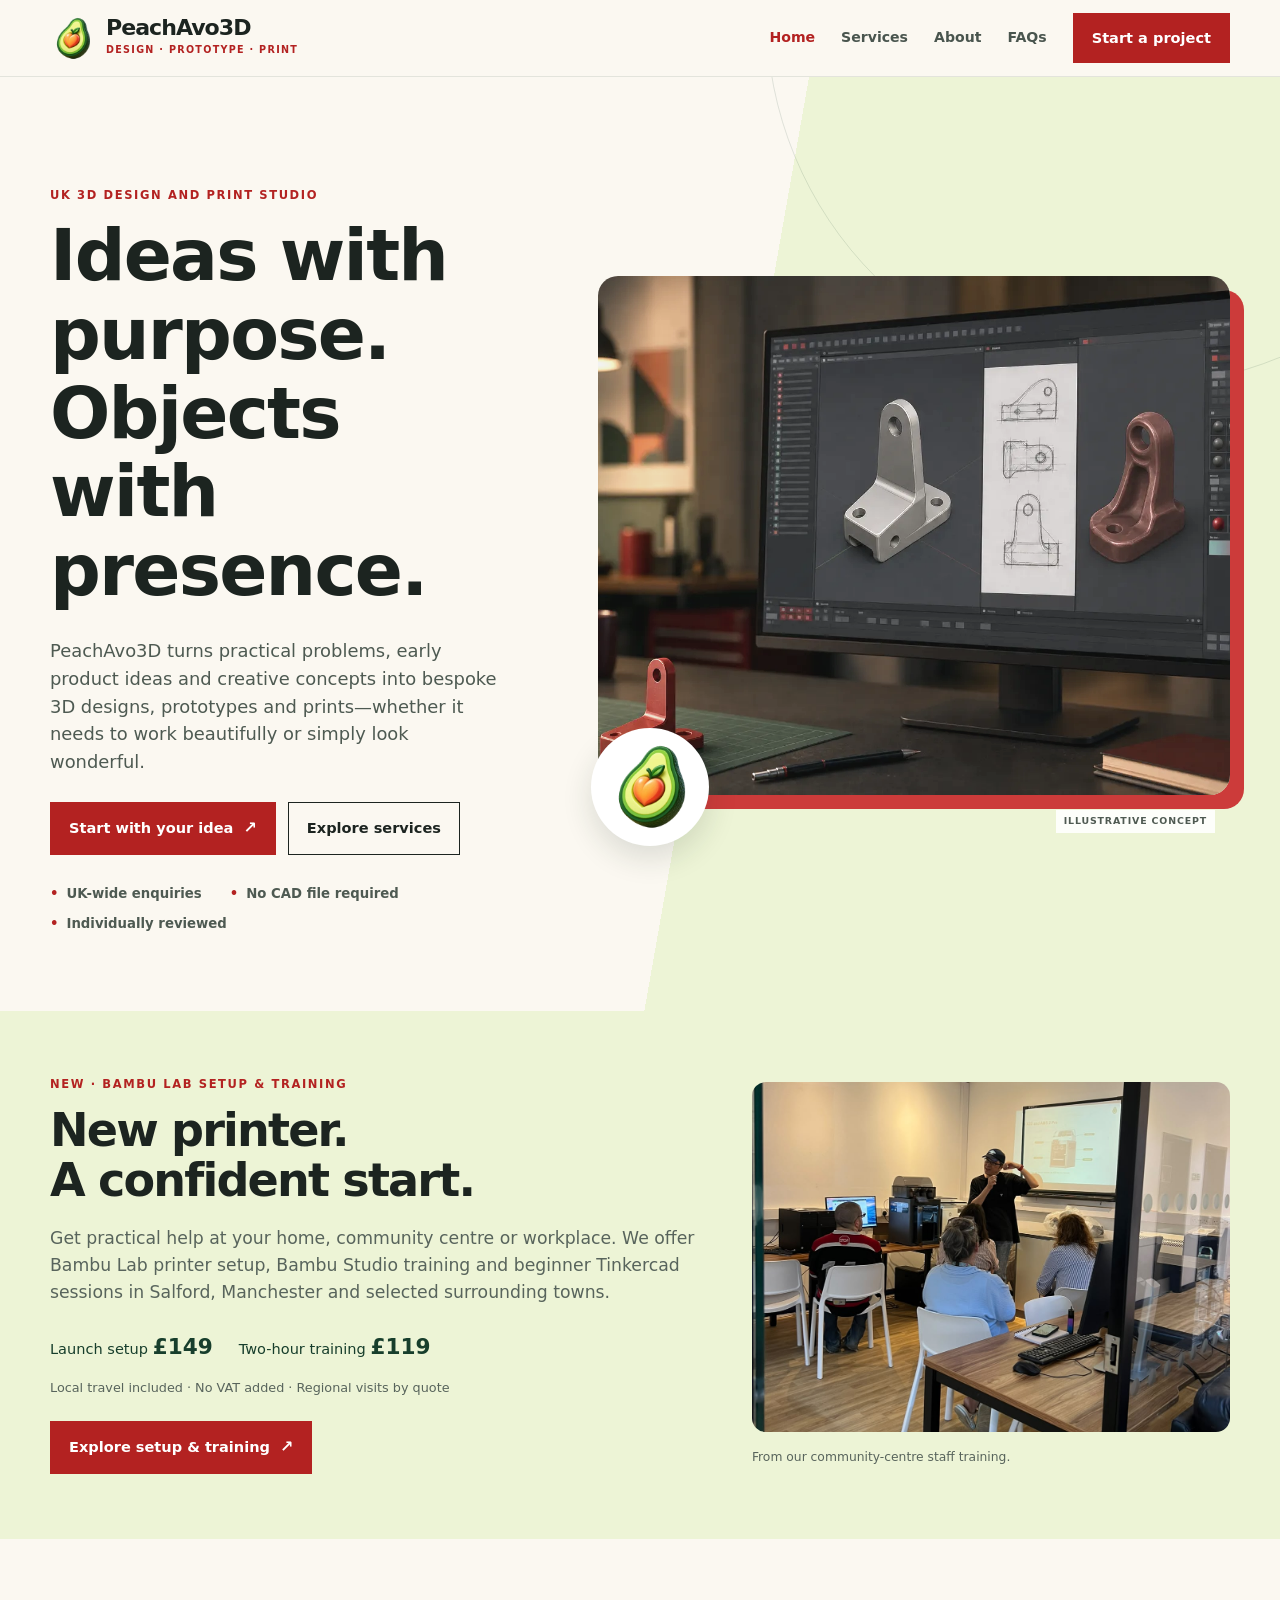
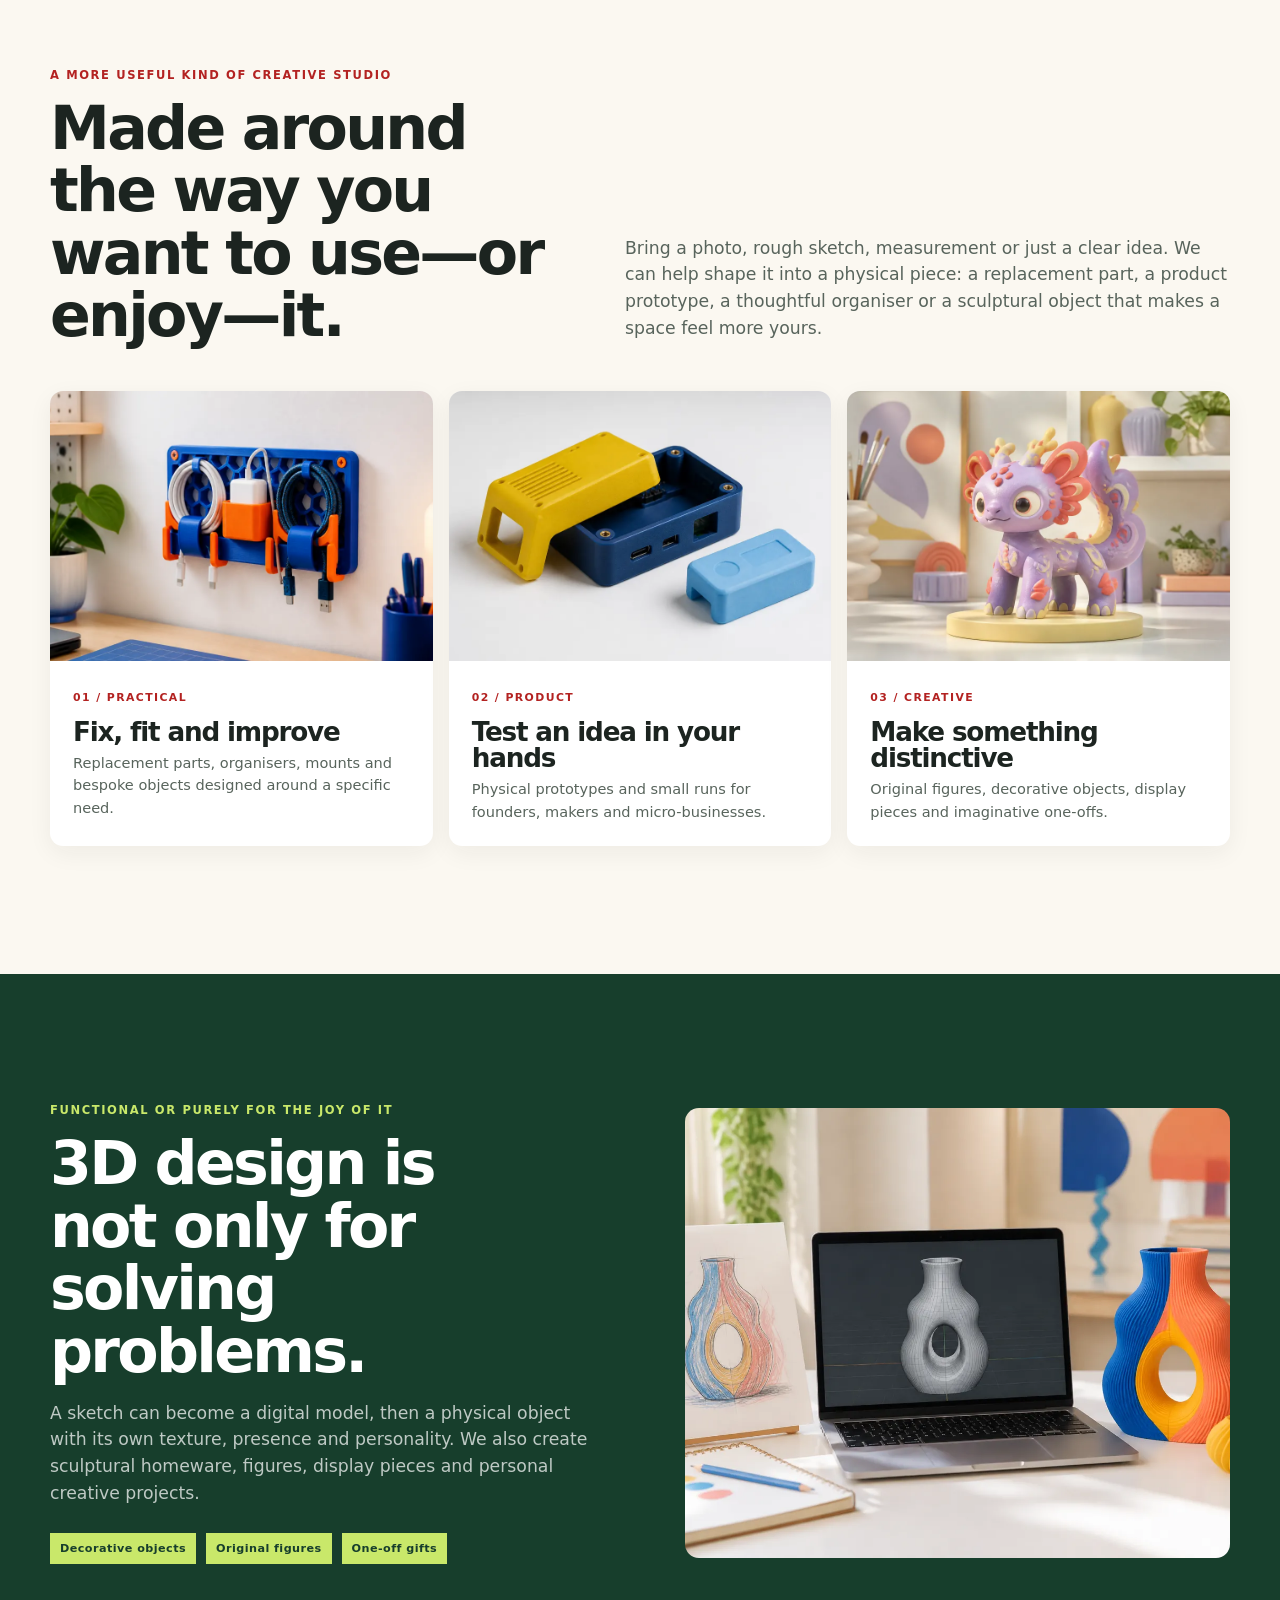
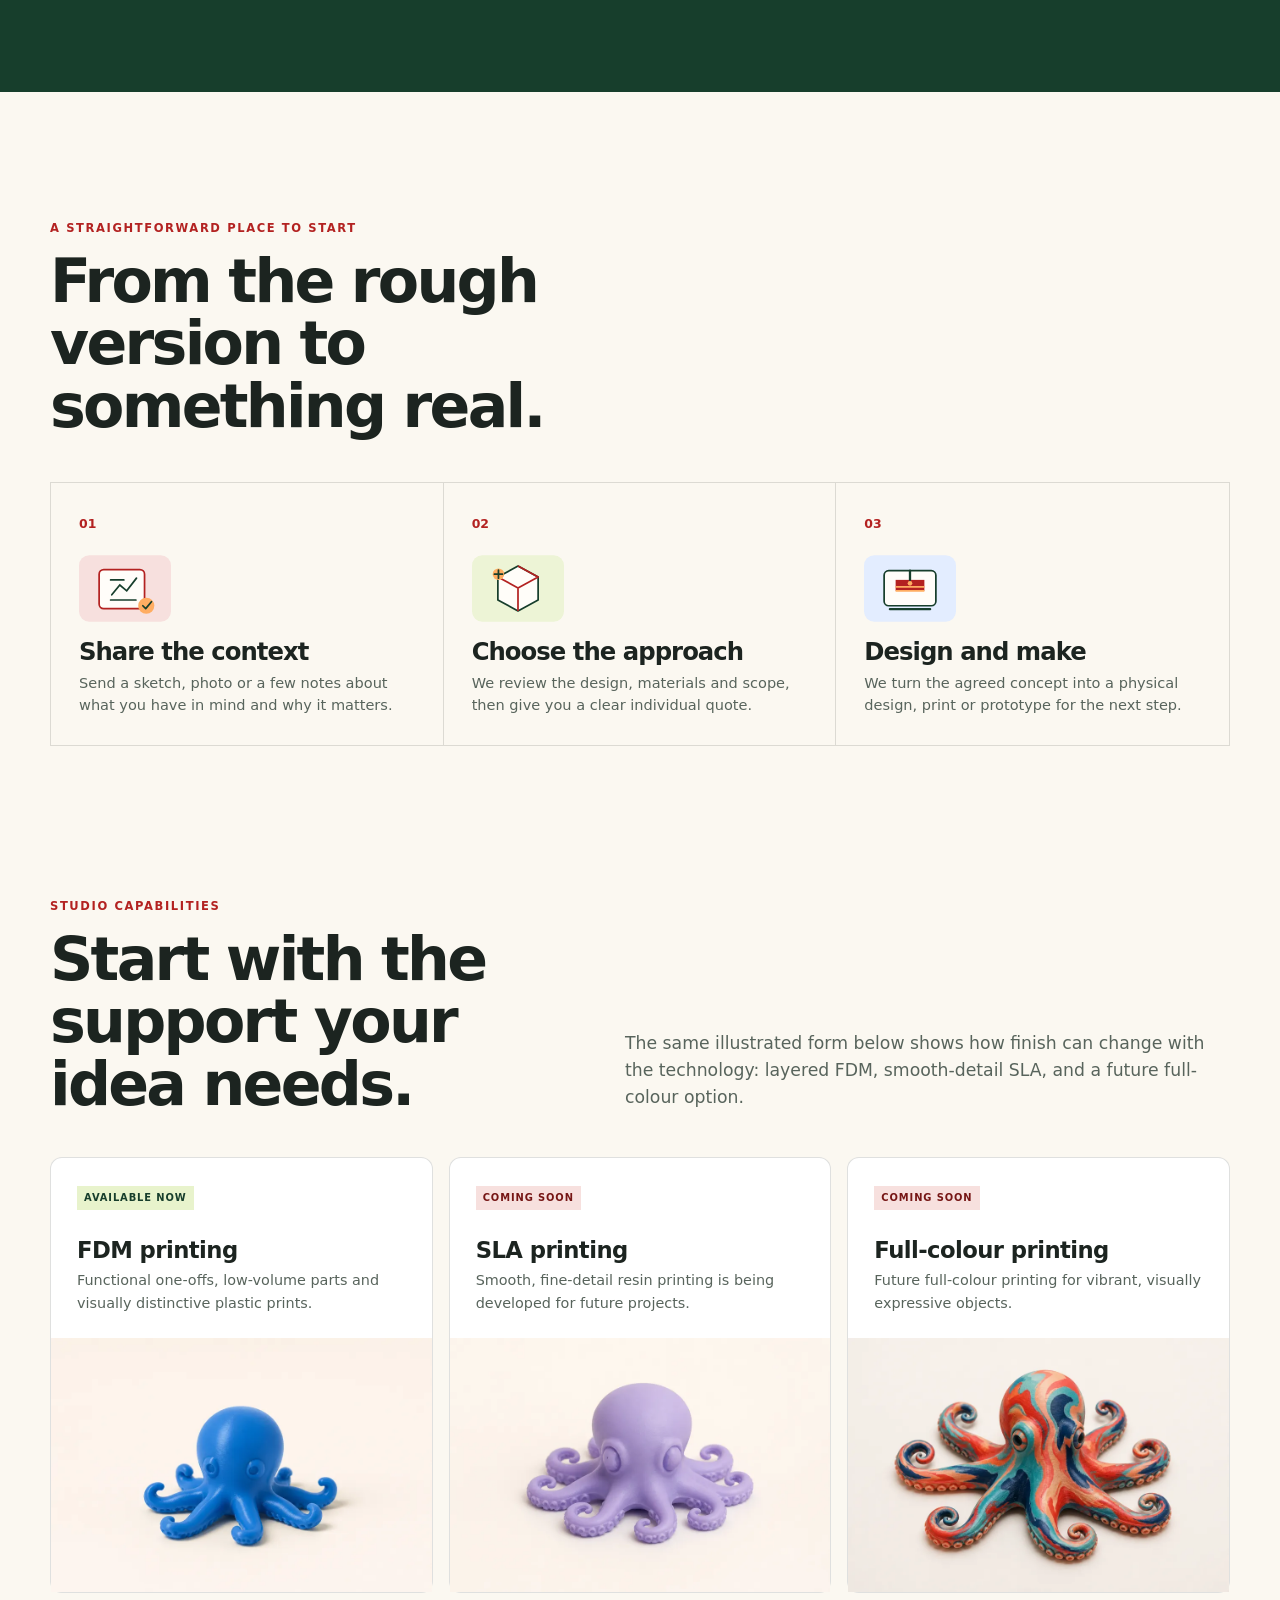
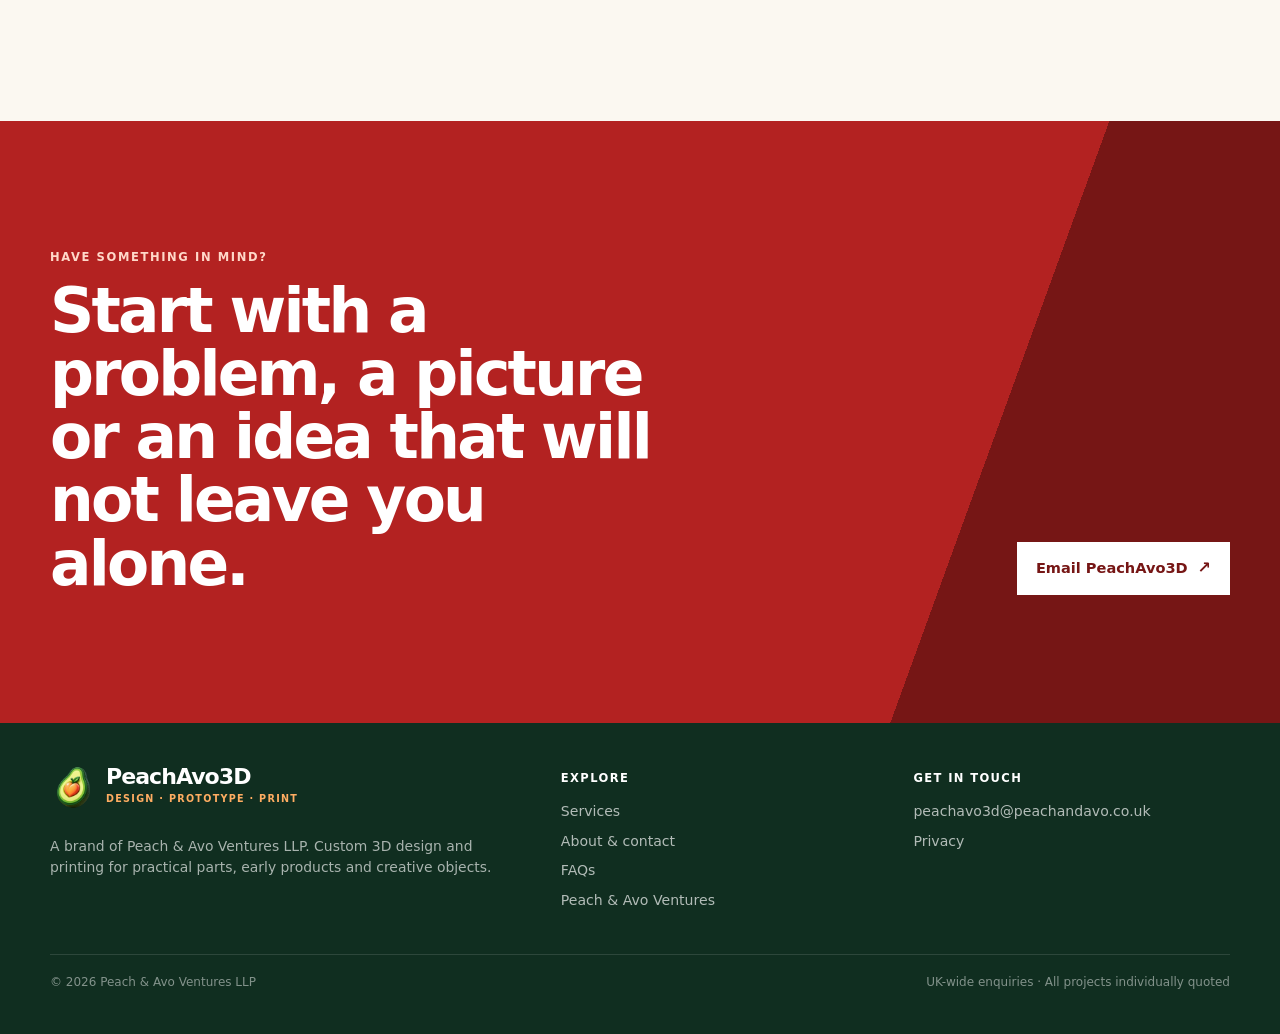
<file: Website/index.html>
<!doctype html>
<html lang="en-GB">
<head>
  <meta charset="utf-8">
  <meta name="viewport" content="width=device-width, initial-scale=1">
  <title>PeachAvo3D | Custom 3D Design & Printing in the UK</title>
  <meta name="description" content="PeachAvo3D turns practical problems, product ideas and creative concepts into bespoke 3D designs, prototypes, decorative objects and prints. UK-wide enquiries.">
  <link rel="canonical" href="https://peachavo3d.peachandavo.co.uk/">
  <meta property="og:type" content="website"><meta property="og:title" content="PeachAvo3D | Ideas made physical"><meta property="og:description" content="Custom 3D design, prototypes, functional parts and decorative objects for individuals and small businesses."><meta property="og:url" content="https://peachavo3d.peachandavo.co.uk/"><meta property="og:image" content="https://peachavo3d.peachandavo.co.uk/assets/images/illustrative-design-in-progress.png"><meta name="twitter:card" content="summary_large_image"><meta name="theme-color" content="#b32221">
  <link rel="icon" type="image/png" href="assets/brand/favicon.png">
  <link rel="stylesheet" href="assets/styles/site.css">
  <link rel="stylesheet" href="assets/styles/bambu.css?v=20261022-home">
  <script type="application/ld+json">{"@context":"https://schema.org","@graph":[{"@type":"Organization","@id":"https://peachavo3d.peachandavo.co.uk/#organization","name":"PeachAvo3D","url":"https://peachavo3d.peachandavo.co.uk/","email":"peachavo3d@peachandavo.co.uk","logo":"https://peachavo3d.peachandavo.co.uk/assets/brand/Peach-Avo-Logo-3D.png","description":"UK-based custom 3D design and 3D printing studio for practical parts, prototypes and creative objects.","parentOrganization":{"@type":"Organization","name":"Peach & Avo Ventures LLP","url":"https://peachandavo.co.uk"}},{"@type":"WebSite","@id":"https://peachavo3d.peachandavo.co.uk/#website","name":"PeachAvo3D","url":"https://peachavo3d.peachandavo.co.uk/","publisher":{"@id":"https://peachavo3d.peachandavo.co.uk/#organization"}},{"@type":"Service","name":"Custom 3D design and printing","provider":{"@id":"https://peachavo3d.peachandavo.co.uk/#organization"},"areaServed":{"@type":"Country","name":"United Kingdom"},"serviceType":["3D design","3D prototyping","FDM 3D printing","Decorative 3D objects"]}]}</script>
</head>
<body>
  <a class="skip-link" href="#main">Skip to content</a>
  <header class="site-header"><div class="shell nav">
    <a class="brand" href="index.html" aria-label="PeachAvo3D home"><img class="brand-logo" src="assets/brand/Peach-Avo-Logo-3D.webp" width="256" height="256" alt="Peach and avocado 3D logo"><span><span class="brand-name">PeachAvo3D</span><span class="brand-tag">Design · prototype · print</span></span></a>
    <button class="menu-toggle" type="button" aria-expanded="false" aria-controls="primary-navigation">Menu</button><nav id="primary-navigation" class="nav-links" aria-label="Main navigation"><a aria-current="page" href="index.html">Home</a><a href="services.html">Services</a><a href="about.html">About</a><a href="faq.html">FAQs</a><a class="button primary" href="mailto:peachavo3d@peachandavo.co.uk?subject=PeachAvo3D%20project%20enquiry">Start a project</a></nav>
  </div></header>
  <main id="main">
    <section class="hero"><div class="shell hero-grid">
      <div><p class="eyebrow">UK 3D design and print studio</p><h1>Ideas with purpose. Objects with presence.</h1><p class="hero-copy">PeachAvo3D turns practical problems, early product ideas and creative concepts into bespoke 3D designs, prototypes and prints—whether it needs to work beautifully or simply look wonderful.</p><div class="hero-actions"><a class="button primary arrow" href="mailto:peachavo3d@peachandavo.co.uk?subject=PeachAvo3D%20project%20enquiry">Start with your idea</a><a class="button" href="services.html">Explore services</a></div><div class="hero-proof"><span>UK-wide enquiries</span><span>No CAD file required</span><span>Individually reviewed</span></div></div>
      <div class="hero-visual"><img class="hero-design" src="assets/images/illustrative-design-in-progress.webp" width="1280" height="854" fetchpriority="high" decoding="async" alt="A functional part evolving from sketch to 3D model in a design workspace"><div class="logo-orbit"><img src="assets/brand/Peach-Avo-Logo-3D.webp" width="256" height="256" alt=""></div><span class="concept-label">Illustrative concept</span></div>
    </div></section>
    <section class="bambu-service-teaser" id="bambu-support" aria-labelledby="bambu-home-title">
      <div class="shell">
        <div>
          <p class="eyebrow">New · Bambu Lab setup &amp; training</p>
          <h2 id="bambu-home-title">New printer.<br>A confident start.</h2>
          <p class="lead">Get practical help at your home, community centre or workplace. We offer Bambu Lab printer setup, Bambu Studio training and beginner Tinkercad sessions in Salford, Manchester and selected surrounding towns.</p>
          <div class="bambu-launch"><span>Launch setup <strong>£149</strong></span><span>Two-hour training <strong>£119</strong></span></div>
          <p class="bambu-hero-note">Local travel included · No VAT added · Regional visits by quote</p>
          <div class="hero-actions"><a class="button primary arrow" href="bambu-lab-setup-training.html">Explore setup &amp; training</a></div>
        </div>
        <figure class="bambu-figure"><img src="assets/images/bambu-community-training.jpeg" width="1200" height="1600" loading="lazy" decoding="async" alt="A small group learning Bambu Lab printer operation at a community centre"><figcaption>From our community-centre staff training.</figcaption></figure>
      </div>
    </section>
    <section class="section"><div class="shell"><div class="intro-grid"><div><p class="eyebrow">A more useful kind of creative studio</p><h2 class="section-title">Made around the way you want to use—or enjoy—it.</h2></div><p class="lead">Bring a photo, rough sketch, measurement or just a clear idea. We can help shape it into a physical piece: a replacement part, a product prototype, a thoughtful organiser or a sculptural object that makes a space feel more yours.</p></div>
      <div class="route-grid"><article class="route-card"><img src="assets/images/illustrative-colourful-practical.webp" width="960" height="640" loading="lazy" decoding="async" alt="Illustrative colourful 3D printed cable organiser and wall mount"><div class="route-content"><span class="route-number">01 / PRACTICAL</span><h3>Fix, fit and improve</h3><p>Replacement parts, organisers, mounts and bespoke objects designed around a specific need.</p></div></article><article class="route-card"><img src="assets/images/illustrative-colourful-prototype.webp" width="960" height="640" loading="lazy" decoding="async" alt="Illustrative colourful 3D printed product prototype"><div class="route-content"><span class="route-number">02 / PRODUCT</span><h3>Test an idea in your hands</h3><p>Physical prototypes and small runs for founders, makers and micro-businesses.</p></div></article><article class="route-card"><img src="assets/images/illustrative-colourful-figure.webp" width="960" height="640" loading="lazy" decoding="async" alt="Illustrative colourful original decorative figure"><div class="route-content"><span class="route-number">03 / CREATIVE</span><h3>Make something distinctive</h3><p>Original figures, decorative objects, display pieces and imaginative one-offs.</p></div></article></div>
    </div></section>
    <section class="section breakout"><div class="shell breakout-grid"><div><p class="eyebrow light">Functional or purely for the joy of it</p><h2 class="section-title">3D design is not only for solving problems.</h2><p class="lead">A sketch can become a digital model, then a physical object with its own texture, presence and personality. We also create sculptural homeware, figures, display pieces and personal creative projects.</p><div class="badge-row"><span class="badge">Decorative objects</span><span class="badge">Original figures</span><span class="badge">One-off gifts</span></div></div><div class="breakout-visual"><img src="assets/images/idea-model-print-story.webp" width="1280" height="854" loading="lazy" decoding="async" alt="A sketch, 3D model on a laptop and finished colourful 3D printed vase"></div></div></section>
    <section class="section process-section"><div class="shell"><p class="eyebrow">A straightforward place to start</p><h2 class="section-title">From the rough version to something real.</h2><div class="step-grid"><article class="step"><span class="step-no">01</span><img class="step-visual" src="assets/images/step-share.svg" alt="Illustration of a sketch and idea"><h3>Share the context</h3><p>Send a sketch, photo or a few notes about what you have in mind and why it matters.</p></article><article class="step"><span class="step-no">02</span><img class="step-visual" src="assets/images/step-model.svg" alt="Illustration of a 3D model"><h3>Choose the approach</h3><p>We review the design, materials and scope, then give you a clear individual quote.</p></article><article class="step"><span class="step-no">03</span><img class="step-visual" src="assets/images/step-print.svg" alt="Illustration of a 3D printer"><h3>Design and make</h3><p>We turn the agreed concept into a physical design, print or prototype for the next step.</p></article></div></div></section>
    <section class="section" id="capabilities"><div class="shell"><div class="intro-grid"><div><p class="eyebrow">Studio capabilities</p><h2 class="section-title">Start with the support your idea needs.</h2></div><p class="lead">The same illustrated form below shows how finish can change with the technology: layered FDM, smooth-detail SLA, and a future full-colour option.</p></div><div class="capability-grid"><article class="capability"><span class="status">Available now</span><h3>FDM printing</h3><p>Functional one-offs, low-volume parts and visually distinctive plastic prints.</p><img class="tech-visual" src="assets/images/technology-fdm-fine.webp" width="900" height="600" loading="lazy" decoding="async" alt="Fine-layer blue FDM printed octopus sample"></article><article class="capability"><span class="status coming">Coming soon</span><h3>SLA printing</h3><p>Smooth, fine-detail resin printing is being developed for future projects.</p><img class="tech-visual" src="assets/images/technology-sla.webp" width="900" height="600" loading="lazy" decoding="async" alt="Smooth lavender SLA printed octopus sample"></article><article class="capability"><span class="status coming">Coming soon</span><h3>Full-colour printing</h3><p>Future full-colour printing for vibrant, visually expressive objects.</p><img class="tech-visual" src="assets/images/technology-full-colour.webp" width="900" height="600" loading="lazy" decoding="async" alt="Vibrant full-colour octopus print sample"></article></div></div></section>
    <section class="section callout"><div class="shell callout-grid"><div><p class="eyebrow">Have something in mind?</p><h2>Start with a problem, a picture or an idea that will not leave you alone.</h2></div><a class="button light arrow" href="mailto:peachavo3d@peachandavo.co.uk?subject=PeachAvo3D%20project%20enquiry">Email PeachAvo3D</a></div></section>
  </main>
  <footer class="site-footer"><div class="shell"><div class="footer-grid"><div><a class="brand" href="index.html"><img class="brand-logo" src="assets/brand/Peach-Avo-Logo-3D.webp" width="256" height="256" alt="Peach and avocado 3D logo"><span><span class="brand-name">PeachAvo3D</span><span class="brand-tag">Design · prototype · print</span></span></a><p class="footer-copy">A brand of <a href="https://peachandavo.co.uk">Peach &amp; Avo Ventures LLP</a>. Custom 3D design and printing for practical parts, early products and creative objects.</p></div><div><p class="footer-title">Explore</p><div class="footer-links"><a href="services.html">Services</a><a href="about.html">About & contact</a><a href="faq.html">FAQs</a><a href="https://peachandavo.co.uk">Peach &amp; Avo Ventures</a></div></div><div><p class="footer-title">Get in touch</p><div class="footer-links"><a href="mailto:peachavo3d@peachandavo.co.uk">peachavo3d@peachandavo.co.uk</a><a href="privacy.html">Privacy</a></div></div></div><div class="footer-bottom"><span>© 2026 Peach &amp; Avo Ventures LLP</span><span>UK-wide enquiries · All projects individually quoted</span></div></div></footer>
<script src="assets/scripts/site.js" defer></script>
</body></html>
</file>
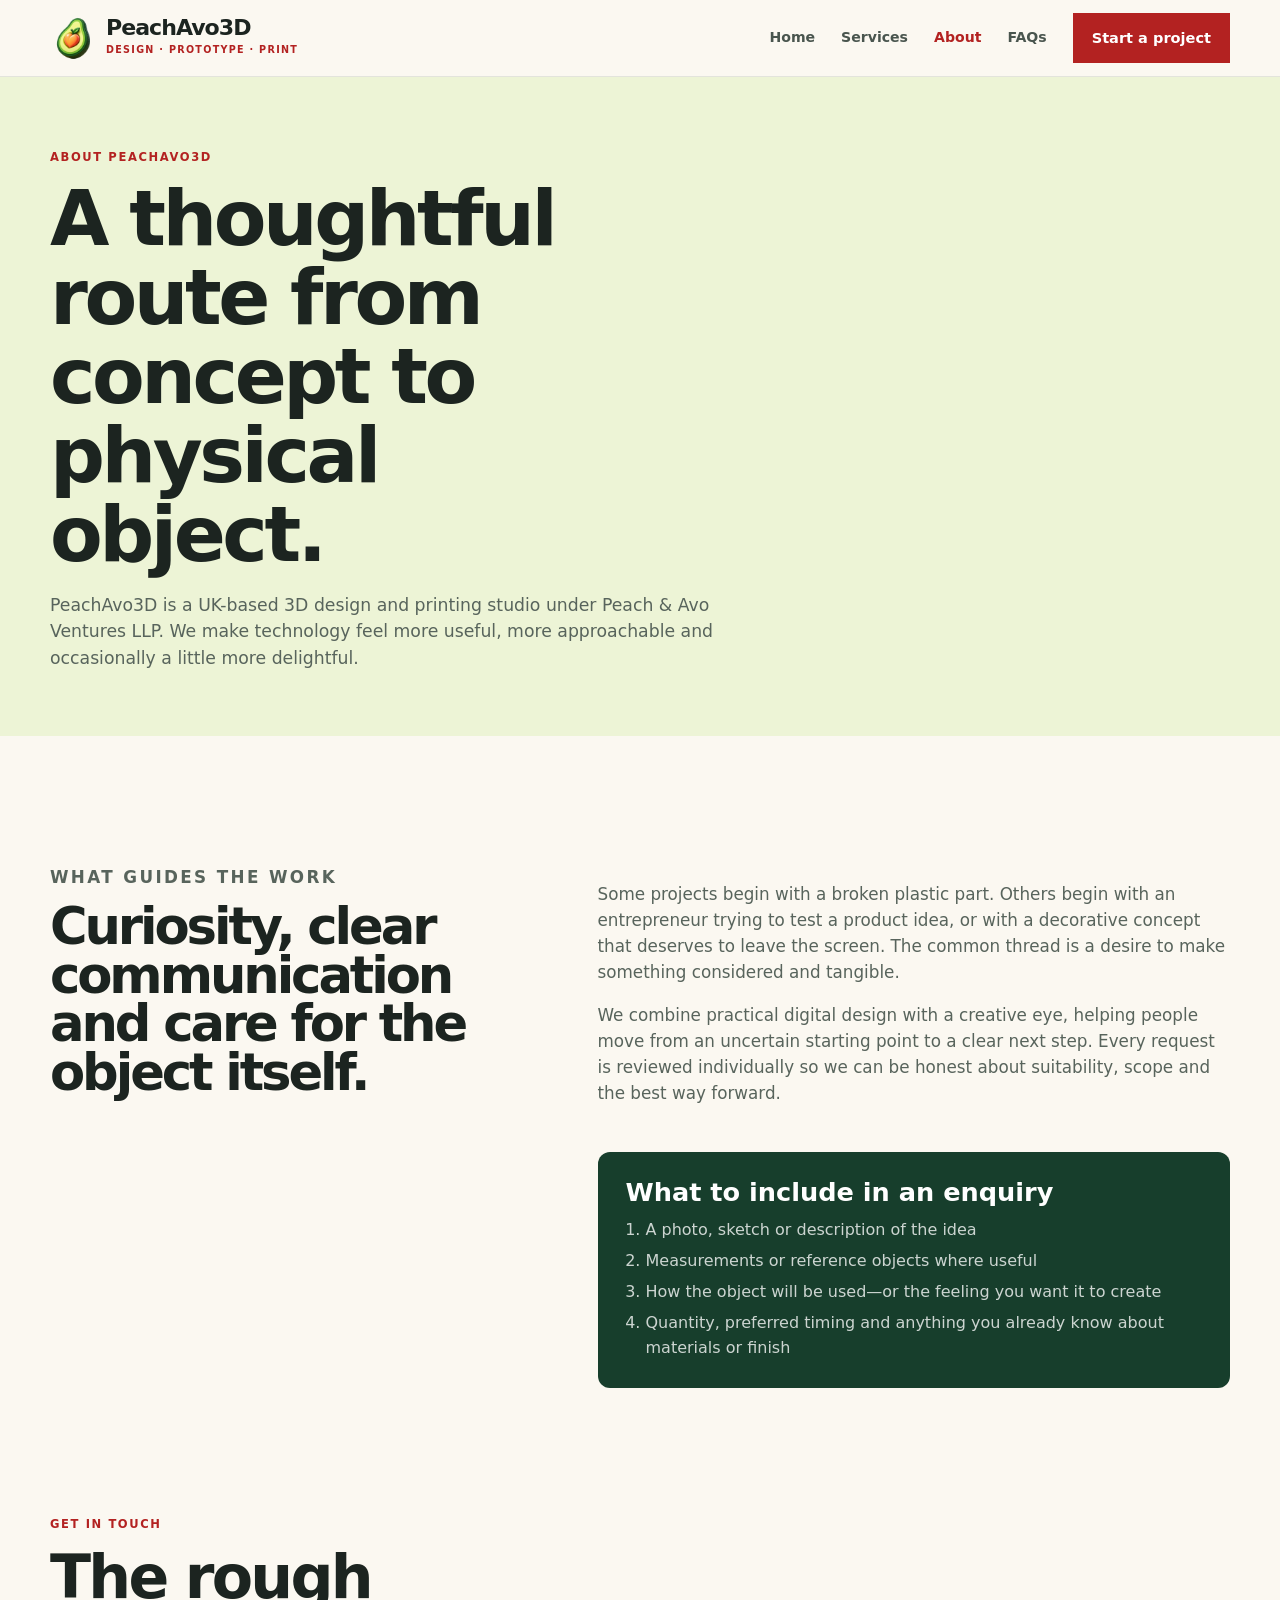
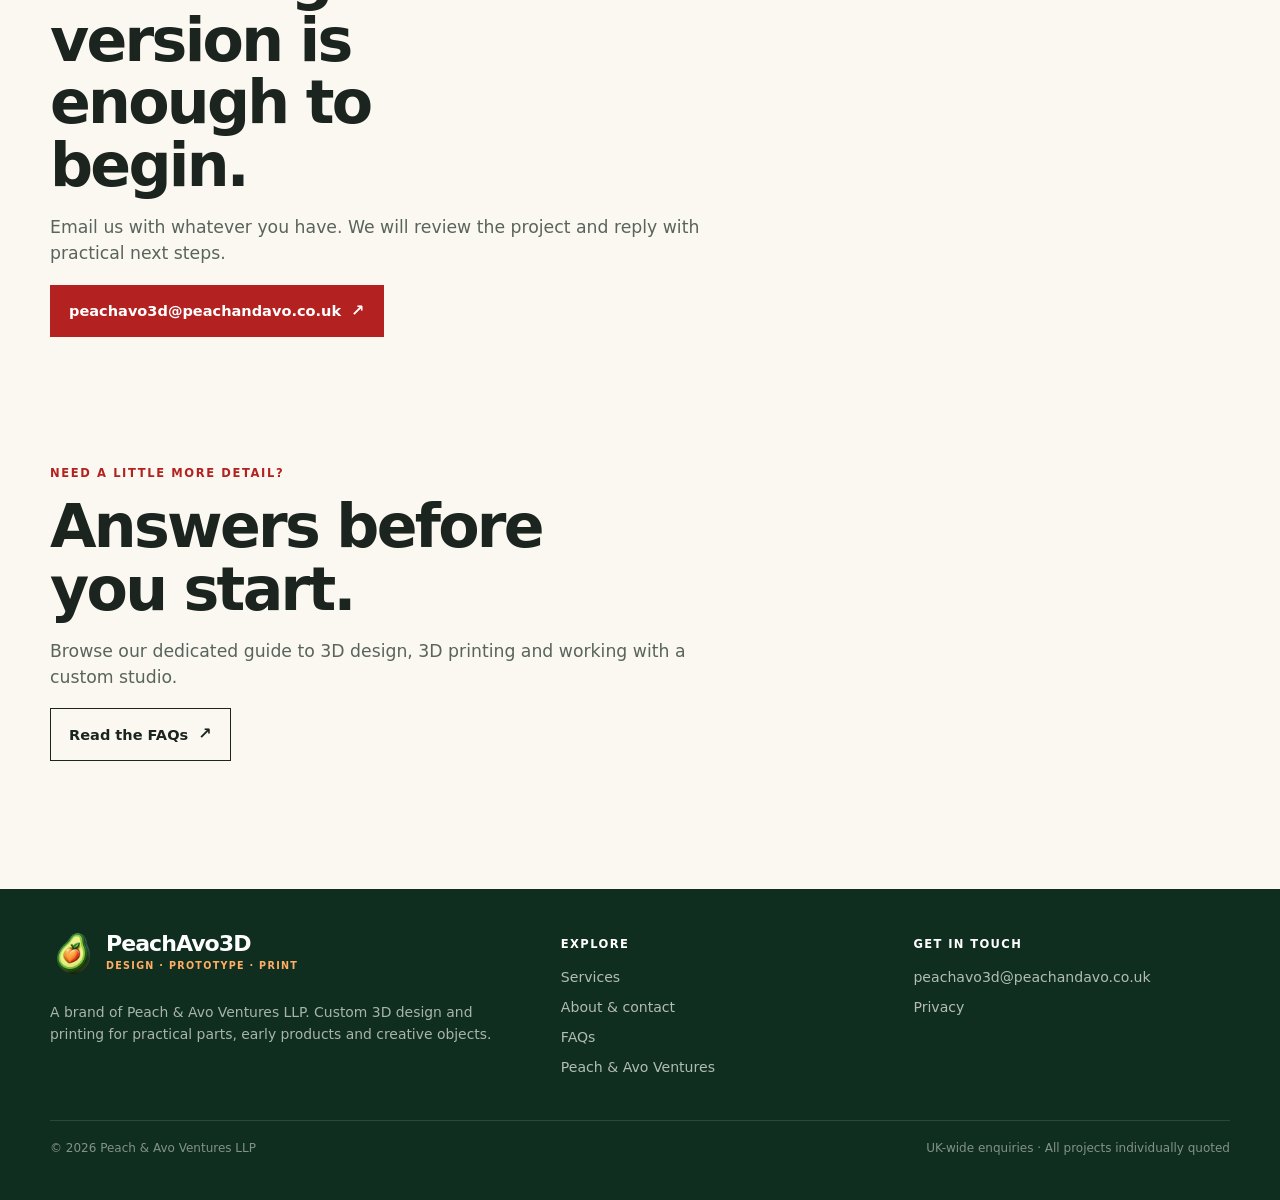
<file: Website/about.html>
<!doctype html>
<html lang="en-GB"><head><meta charset="utf-8"><meta name="viewport" content="width=device-width, initial-scale=1"><title>About & Contact | PeachAvo3D</title><meta name="description" content="Contact PeachAvo3D about a custom 3D design, prototype, functional part, decorative object or creative 3D printing project."><link rel="canonical" href="https://peachavo3d.peachandavo.co.uk/about.html"><meta property="og:type" content="website"><meta property="og:title" content="About & Contact | PeachAvo3D"><meta property="og:description" content="A UK 3D design and printing studio for practical parts, early products and creative objects."><meta property="og:url" content="https://peachavo3d.peachandavo.co.uk/about.html"><meta property="og:image" content="https://peachavo3d.peachandavo.co.uk/assets/images/illustrative-design-in-progress.png"><meta name="twitter:card" content="summary_large_image"><link rel="icon" type="image/png" href="assets/brand/favicon.png"><link rel="stylesheet" href="assets/styles/site.css"></head>
<body><a class="skip-link" href="#main">Skip to content</a><header class="site-header"><div class="shell nav"><a class="brand" href="index.html"><img class="brand-logo" src="assets/brand/Peach-Avo-Logo-3D.webp" width="256" height="256" alt="Peach and avocado 3D logo"><span><span class="brand-name">PeachAvo3D</span><span class="brand-tag">Design · prototype · print</span></span></a><button class="menu-toggle" type="button" aria-expanded="false" aria-controls="primary-navigation">Menu</button><nav id="primary-navigation" class="nav-links" aria-label="Main navigation"><a href="index.html">Home</a><a href="services.html">Services</a><a aria-current="page" href="about.html">About</a><a href="faq.html">FAQs</a><a class="button primary" href="mailto:peachavo3d@peachandavo.co.uk?subject=PeachAvo3D%20project%20enquiry">Start a project</a></nav></div></header>
<main id="main"><section class="page-hero"><div class="shell"><p class="eyebrow">About PeachAvo3D</p><h1>A thoughtful route from concept to physical object.</h1><p class="lead">PeachAvo3D is a UK-based 3D design and printing studio under Peach & Avo Ventures LLP. We make technology feel more useful, more approachable and occasionally a little more delightful.</p></div></section>
<section class="section"><div class="shell about-grid"><div><p class="eyebrow">What guides the work</p><h2>Curiosity, clear communication and care for the object itself.</h2></div><div><p>Some projects begin with a broken plastic part. Others begin with an entrepreneur trying to test a product idea, or with a decorative concept that deserves to leave the screen. The common thread is a desire to make something considered and tangible.</p><p>We combine practical digital design with a creative eye, helping people move from an uncertain starting point to a clear next step. Every request is reviewed individually so we can be honest about suitability, scope and the best way forward.</p><div class="brief-box"><h3>What to include in an enquiry</h3><ol><li>A photo, sketch or description of the idea</li><li>Measurements or reference objects where useful</li><li>How the object will be used—or the feeling you want it to create</li><li>Quantity, preferred timing and anything you already know about materials or finish</li></ol></div></div></div></section>
<section class="section" style="padding-top:0"><div class="shell"><p class="eyebrow">Get in touch</p><h2 class="section-title">The rough version is enough to begin.</h2><p class="lead">Email us with whatever you have. We will review the project and reply with practical next steps.</p><a class="button primary arrow" href="mailto:peachavo3d@peachandavo.co.uk?subject=PeachAvo3D%20project%20enquiry">peachavo3d@peachandavo.co.uk</a></div></section>
<section class="section" style="padding-top:0"><div class="shell"><p class="eyebrow">Need a little more detail?</p><h2 class="section-title">Answers before you start.</h2><p class="lead">Browse our dedicated guide to 3D design, 3D printing and working with a custom studio.</p><a class="button arrow" href="faq.html">Read the FAQs</a></div></section></main>
<footer class="site-footer"><div class="shell"><div class="footer-grid"><div><a class="brand" href="index.html"><img class="brand-logo" src="assets/brand/Peach-Avo-Logo-3D.webp" width="256" height="256" alt="Peach and avocado 3D logo"><span><span class="brand-name">PeachAvo3D</span><span class="brand-tag">Design · prototype · print</span></span></a><p class="footer-copy">A brand of <a href="https://peachandavo.co.uk">Peach &amp; Avo Ventures LLP</a>. Custom 3D design and printing for practical parts, early products and creative objects.</p></div><div><p class="footer-title">Explore</p><div class="footer-links"><a href="services.html">Services</a><a href="about.html">About & contact</a><a href="faq.html">FAQs</a><a href="https://peachandavo.co.uk">Peach &amp; Avo Ventures</a></div></div><div><p class="footer-title">Get in touch</p><div class="footer-links"><a href="mailto:peachavo3d@peachandavo.co.uk">peachavo3d@peachandavo.co.uk</a><a href="privacy.html">Privacy</a></div></div></div><div class="footer-bottom"><span>© 2026 Peach &amp; Avo Ventures LLP</span><span>UK-wide enquiries · All projects individually quoted</span></div></div></footer>
<script src="assets/scripts/site.js" defer></script>
</body></html>
</file>
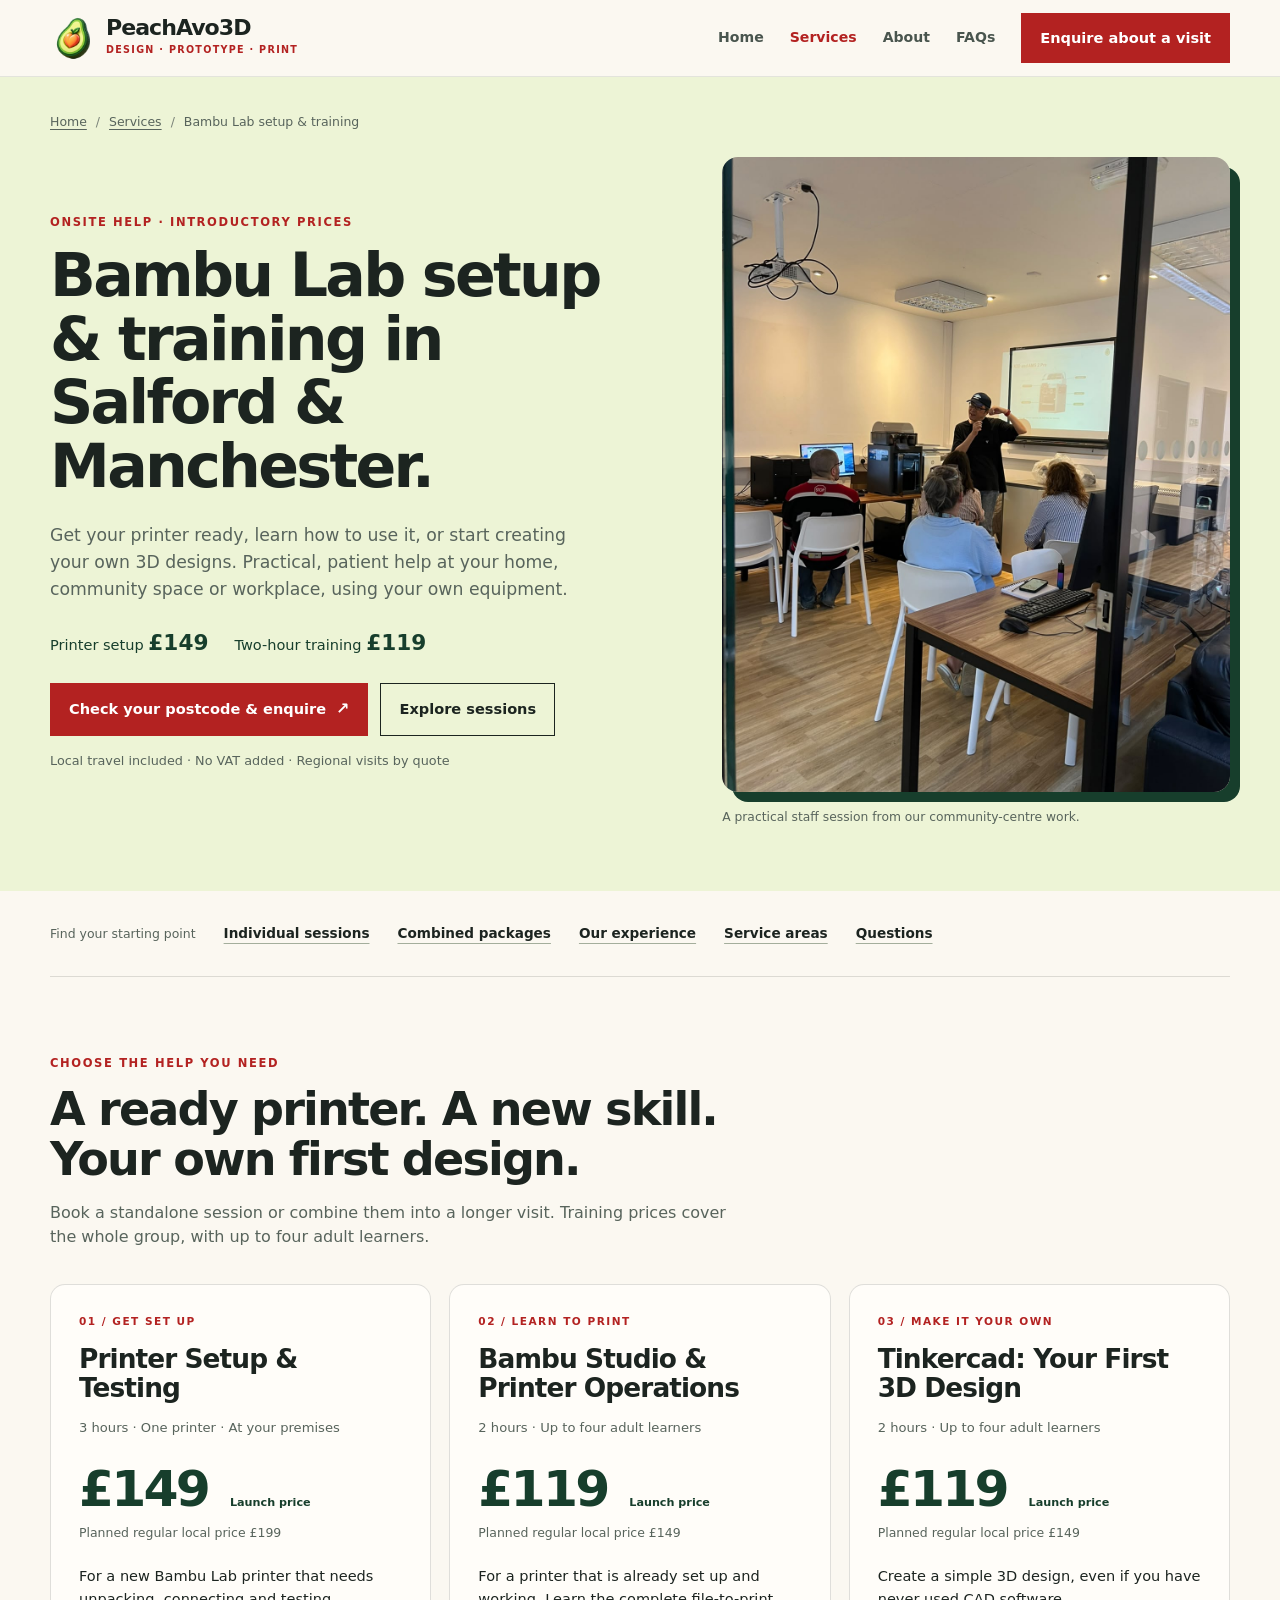
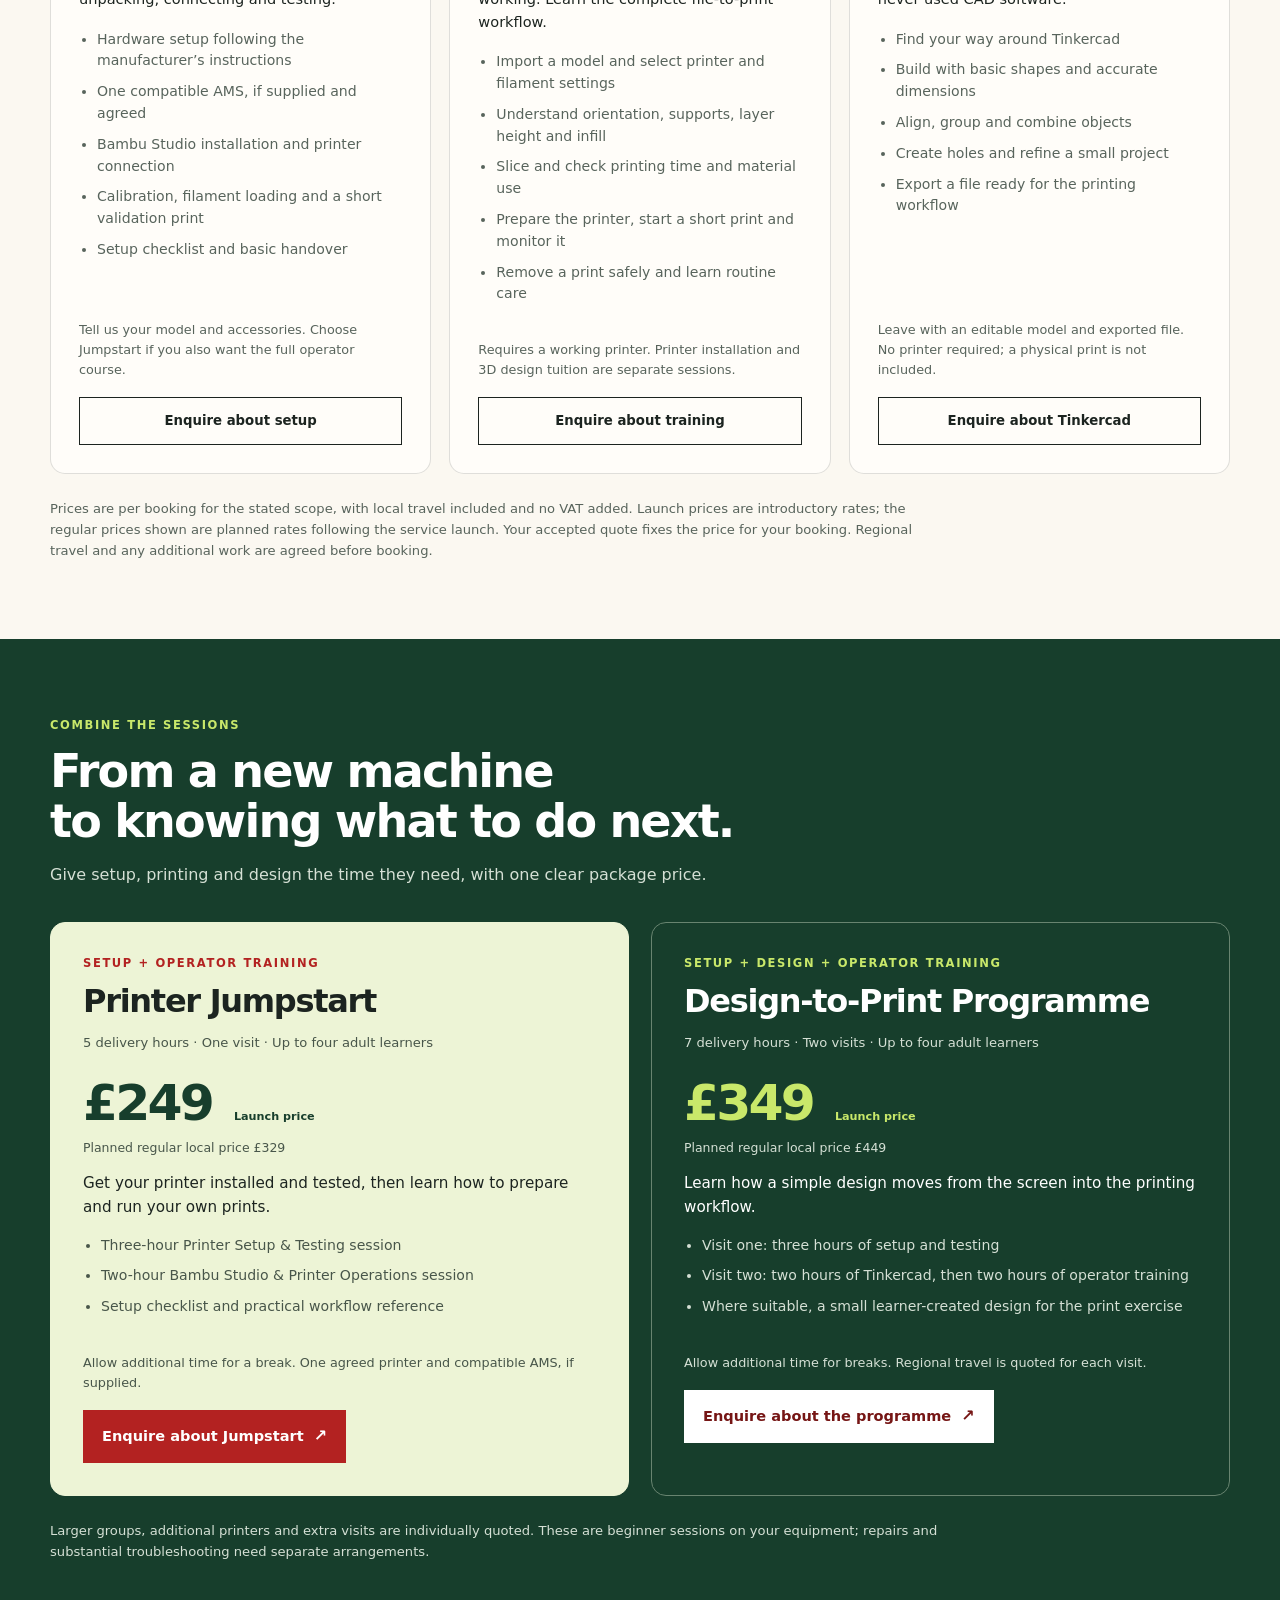
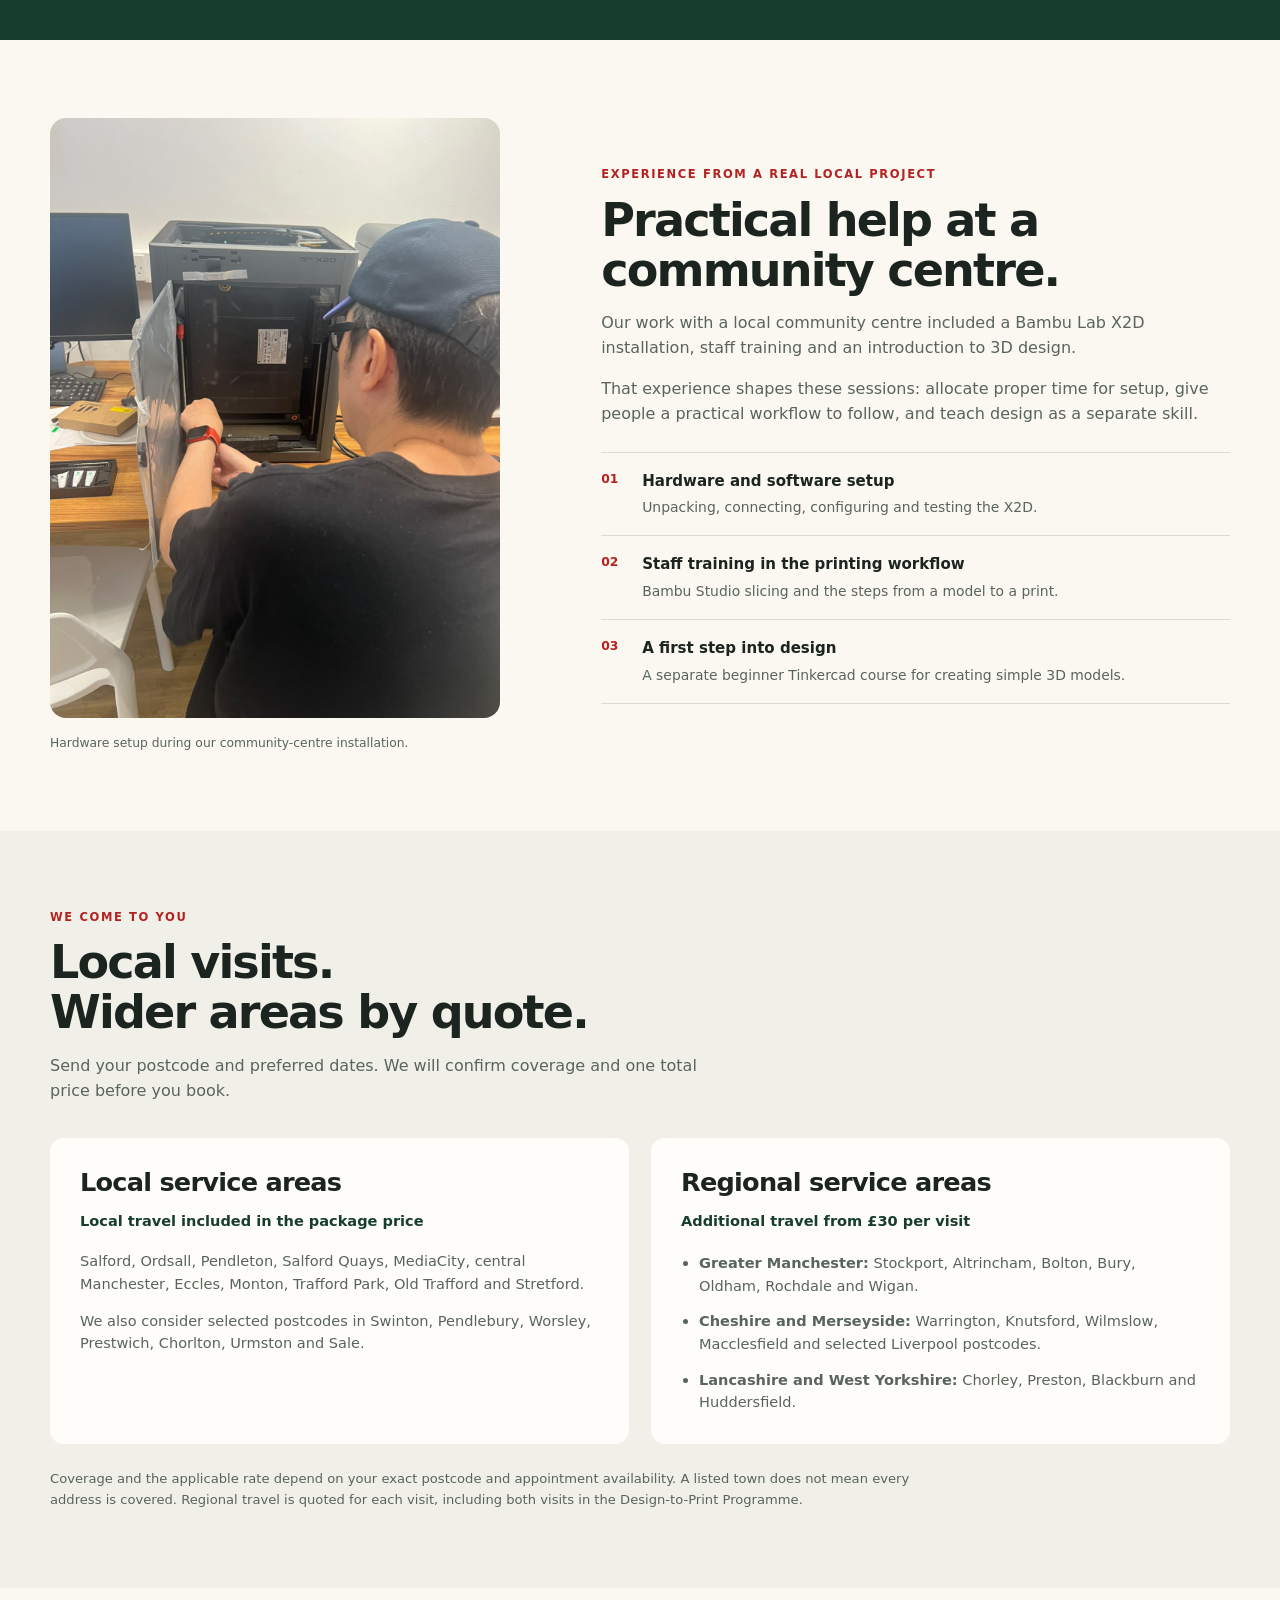
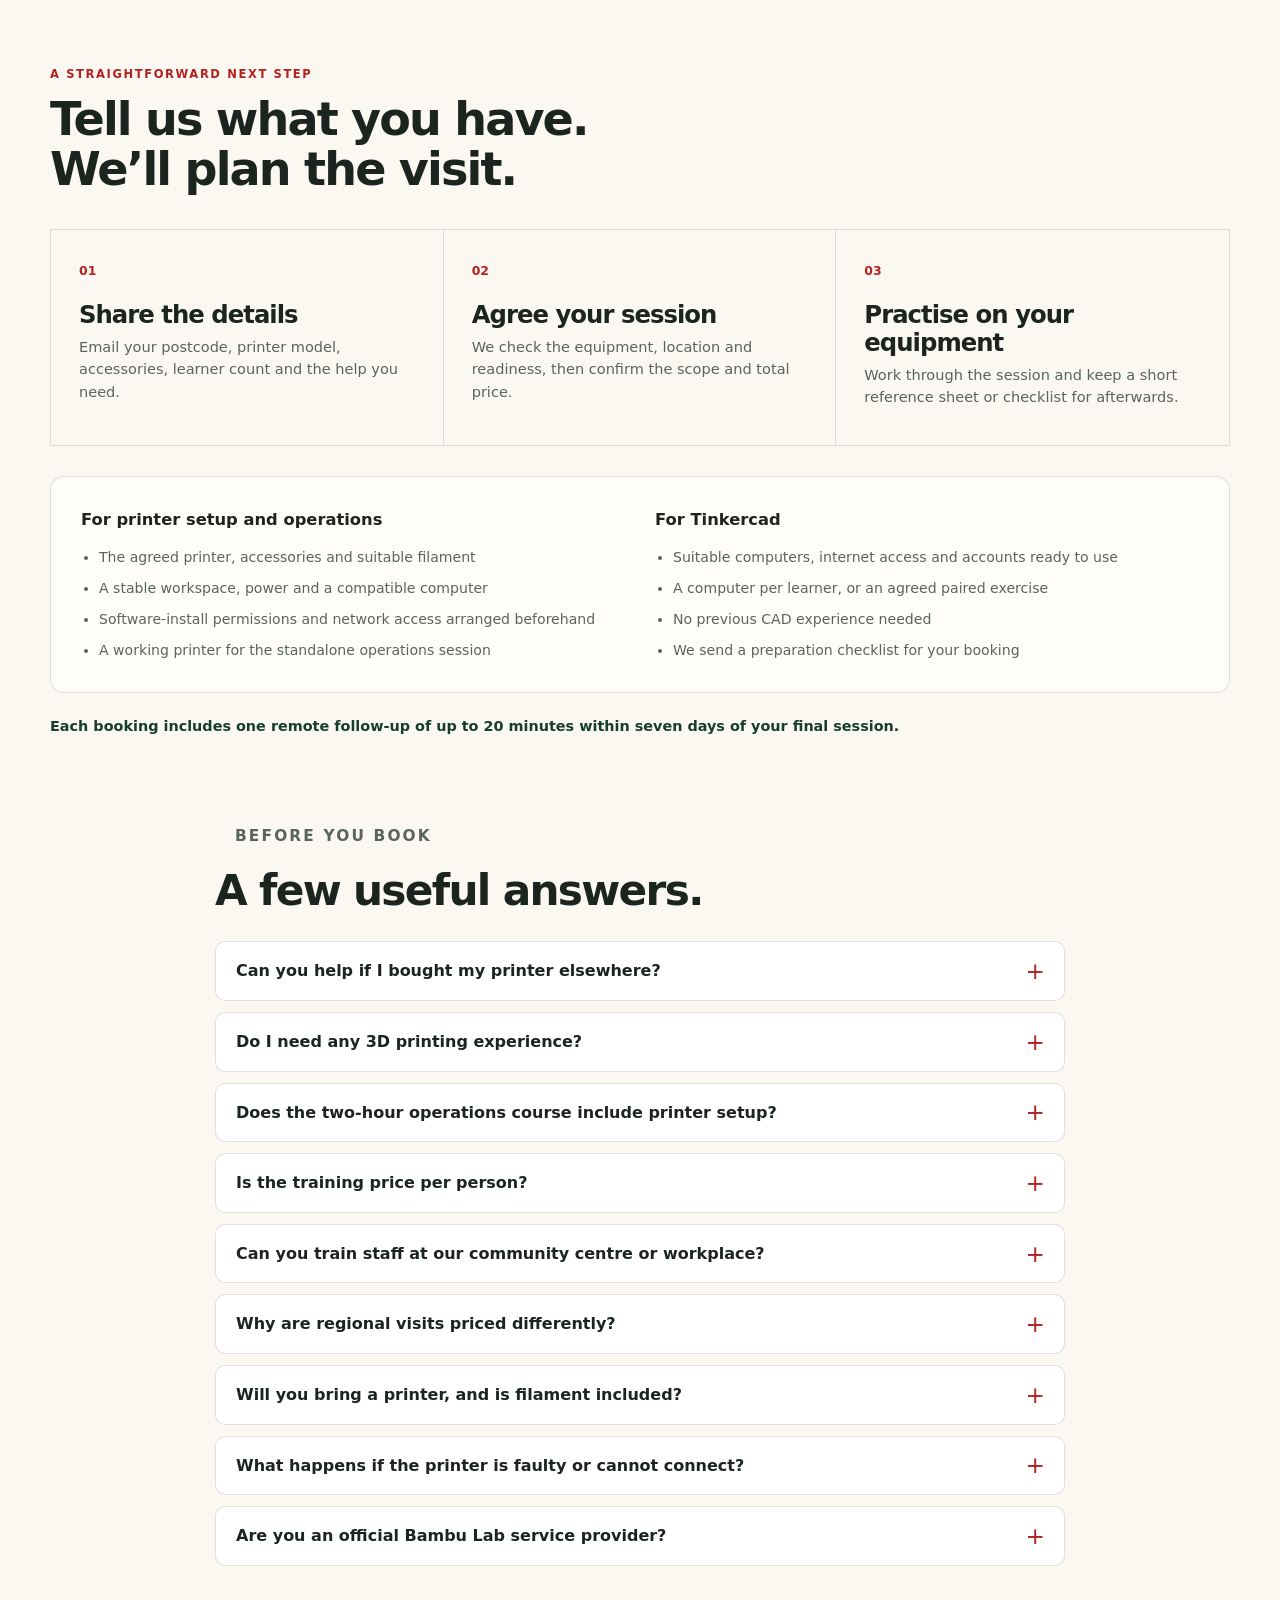
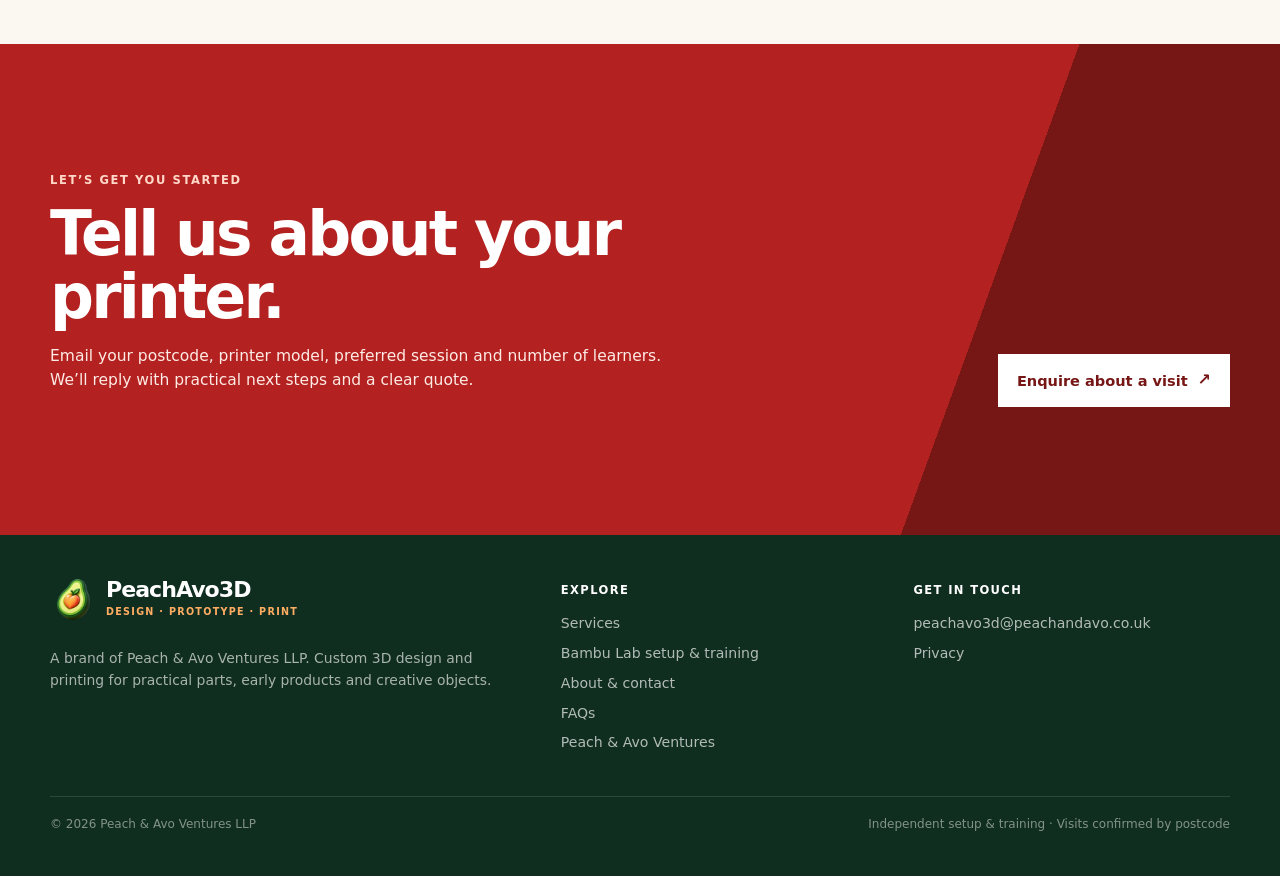
<file: Website/bambu-lab-setup-training.html>
<!doctype html>
<html lang="en-GB">
<head>
  <meta charset="utf-8">
  <meta name="viewport" content="width=device-width, initial-scale=1">
  <title>Bambu Lab Setup &amp; Training in Manchester | PeachAvo3D</title>
  <meta name="description" content="Onsite Bambu Lab setup from £149 and beginner printing or Tinkercad training from £119. Serving Salford, Manchester and selected surrounding towns.">
  <link rel="canonical" href="https://peachavo3d.peachandavo.co.uk/bambu-lab-setup-training.html">
  <meta property="og:type" content="website">
  <meta property="og:title" content="Bambu Lab Setup &amp; Training in Manchester | PeachAvo3D">
  <meta property="og:description" content="A practical start on your own equipment. Launch prices: onsite printer setup £149, two-hour training £119, setup and training £249.">
  <meta property="og:url" content="https://peachavo3d.peachandavo.co.uk/bambu-lab-setup-training.html">
  <meta property="og:image" content="https://peachavo3d.peachandavo.co.uk/assets/images/bambu-community-training.jpeg">
  <meta property="og:image:alt" content="A small group learning to use a Bambu Lab printer at a community centre">
  <meta name="twitter:card" content="summary_large_image">
  <meta name="theme-color" content="#173e2c">
  <link rel="icon" type="image/png" href="assets/brand/favicon.png">
  <link rel="stylesheet" href="assets/styles/site.css">
  <link rel="stylesheet" href="assets/styles/bambu.css">
  <script type="application/ld+json">
  {
    "@context": "https://schema.org",
    "@graph": [
      {
        "@type": "Organization",
        "@id": "https://peachavo3d.peachandavo.co.uk/#organization",
        "name": "PeachAvo3D",
        "url": "https://peachavo3d.peachandavo.co.uk/",
        "email": "peachavo3d@peachandavo.co.uk",
        "parentOrganization": {"@type": "Organization", "name": "Peach & Avo Ventures LLP", "url": "https://peachandavo.co.uk"}
      },
      {
        "@type": "WebPage",
        "@id": "https://peachavo3d.peachandavo.co.uk/bambu-lab-setup-training.html#webpage",
        "url": "https://peachavo3d.peachandavo.co.uk/bambu-lab-setup-training.html",
        "name": "Bambu Lab Setup & Training in Manchester | PeachAvo3D",
        "description": "Onsite Bambu Lab setup, Bambu Studio operator training and beginner Tinkercad tuition in Salford, Manchester and selected surrounding towns.",
        "inLanguage": "en-GB",
        "mainEntity": {"@id": "https://peachavo3d.peachandavo.co.uk/bambu-lab-setup-training.html#service"},
        "breadcrumb": {"@id": "https://peachavo3d.peachandavo.co.uk/bambu-lab-setup-training.html#breadcrumbs"}
      },
      {
        "@type": "Service",
        "@id": "https://peachavo3d.peachandavo.co.uk/bambu-lab-setup-training.html#service",
        "name": "Onsite Bambu Lab setup and beginner training",
        "provider": {"@id": "https://peachavo3d.peachandavo.co.uk/#organization"},
        "serviceType": ["Bambu Lab printer setup", "Bambu Studio training", "Beginner Tinkercad tuition"],
        "description": "Independent onsite support on the customer's own equipment. Local prices include travel; regional visits have an additional travel charge agreed before booking. Coverage is confirmed by postcode.",
        "areaServed": [{"@type":"Place","name":"Salford"},{"@type":"Place","name":"Manchester"},{"@type":"Place","name":"Trafford"}],
        "hasOfferCatalog": {
          "@type": "OfferCatalog",
          "name": "Introductory local packages",
          "itemListElement": [
            {"@type":"Offer","name":"Printer Setup & Testing — launch price","price":"149.00","priceCurrency":"GBP","description":"Three-hour local visit for one agreed printer. No VAT added.","itemOffered":{"@type":"Service","name":"Printer Setup & Testing"}},
            {"@type":"Offer","name":"Bambu Studio & Printer Operations — launch price","price":"119.00","priceCurrency":"GBP","description":"Two-hour local session for up to four adult learners; a working printer is required. No VAT added.","itemOffered":{"@type":"Service","name":"Bambu Studio & Printer Operations"}},
            {"@type":"Offer","name":"Tinkercad Introduction — launch price","price":"119.00","priceCurrency":"GBP","description":"Two-hour local beginner design session for up to four adult learners. No VAT added.","itemOffered":{"@type":"Service","name":"Tinkercad: Your First 3D Design"}},
            {"@type":"Offer","name":"Printer Jumpstart — launch price","price":"249.00","priceCurrency":"GBP","description":"Five delivery hours of setup and operator training in one local visit. No VAT added.","itemOffered":{"@type":"Service","name":"Printer Jumpstart"}},
            {"@type":"Offer","name":"Design-to-Print Programme — launch price","price":"349.00","priceCurrency":"GBP","description":"Seven delivery hours of setup, beginner design and operator training across two local visits. No VAT added.","itemOffered":{"@type":"Service","name":"Design-to-Print Programme"}}
          ]
        }
      },
      {
        "@type": "BreadcrumbList",
        "@id": "https://peachavo3d.peachandavo.co.uk/bambu-lab-setup-training.html#breadcrumbs",
        "itemListElement": [
          {"@type":"ListItem","position":1,"name":"Home","item":"https://peachavo3d.peachandavo.co.uk/"},
          {"@type":"ListItem","position":2,"name":"Services","item":"https://peachavo3d.peachandavo.co.uk/services.html"},
          {"@type":"ListItem","position":3,"name":"Bambu Lab setup & training","item":"https://peachavo3d.peachandavo.co.uk/bambu-lab-setup-training.html"}
        ]
      }
    ]
  }
  </script>
</head>
<body class="bambu-page">
  <a class="skip-link" href="#main">Skip to content</a>
  <header class="site-header">
    <div class="shell nav">
      <a class="brand" href="index.html" aria-label="PeachAvo3D home"><img class="brand-logo" src="assets/brand/Peach-Avo-Logo-3D.webp" width="256" height="256" alt=""><span><span class="brand-name">PeachAvo3D</span><span class="brand-tag">Design · prototype · print</span></span></a>
      <button class="menu-toggle" type="button" aria-expanded="false" aria-controls="primary-navigation">Menu</button>
      <nav id="primary-navigation" class="nav-links" aria-label="Main navigation"><a href="index.html">Home</a><a href="services.html" aria-current="location">Services</a><a href="about.html">About</a><a href="faq.html">FAQs</a><a class="button primary" href="mailto:peachavo3d@peachandavo.co.uk?subject=Bambu%20Lab%20setup%20and%20training%20enquiry">Enquire about a visit</a></nav>
    </div>
  </header>

  <main id="main">
    <section class="bambu-hero" aria-labelledby="service-title">
      <div class="shell">
        <nav aria-label="Breadcrumb"><ol class="bambu-breadcrumbs"><li><a href="index.html">Home</a></li><li><a href="services.html">Services</a></li><li aria-current="page">Bambu Lab setup &amp; training</li></ol></nav>
        <div class="bambu-hero-grid">
          <div>
            <p class="eyebrow">Onsite help · Introductory prices</p>
            <h1 id="service-title">Bambu Lab setup &amp; training in Salford &amp; Manchester.</h1>
            <p class="lead">Get your printer ready, learn how to use it, or start creating your own 3D designs. Practical, patient help at your home, community space or workplace, using your own equipment.</p>
            <div class="bambu-launch"><span>Printer setup <strong>£149</strong></span><span>Two-hour training <strong>£119</strong></span></div>
            <div class="hero-actions"><a class="button primary arrow" href="mailto:peachavo3d@peachandavo.co.uk?subject=Bambu%20Lab%20setup%20and%20training%20enquiry&amp;body=Postcode%3A%0APrinter%20model%20and%20accessories%3A%0ASession%20of%20interest%3A%0ANumber%20of%20learners%3A%0APreferred%20dates%3A">Check your postcode &amp; enquire</a><a class="button" href="#sessions">Explore sessions</a></div>
            <p class="bambu-hero-note">Local travel included · No VAT added · Regional visits by quote</p>
          </div>
          <figure class="bambu-figure"><img src="assets/images/bambu-community-training.jpeg" width="1200" height="1600" fetchpriority="high" decoding="async" alt="A small group learning Bambu Lab printer operation at a community centre"><figcaption>A practical staff session from our community-centre work.</figcaption></figure>
        </div>
      </div>
    </section>

    <nav class="shell bambu-jump" aria-label="On this page"><span>Find your starting point</span><a href="#sessions">Individual sessions</a><a href="#packages">Combined packages</a><a href="#experience">Our experience</a><a href="#coverage">Service areas</a><a href="#questions">Questions</a></nav>

    <section class="bambu-section" id="sessions" aria-labelledby="sessions-title">
      <div class="shell">
        <div class="bambu-section-heading"><p class="eyebrow">Choose the help you need</p><h2 id="sessions-title">A ready printer. A new skill.<br>Your own first design.</h2><p>Book a standalone session or combine them into a longer visit. Training prices cover the whole group, with up to four adult learners.</p></div>
        <div class="bambu-package-grid">
          <article class="bambu-package" id="setup">
            <p class="eyebrow">01 / Get set up</p><h3>Printer Setup &amp; Testing</h3><p class="bambu-package-meta">3 hours · One printer · At your premises</p>
            <p class="bambu-price">£149 <span>Launch price</span></p><p class="bambu-regular">Planned regular local price £199</p>
            <p class="bambu-package-intro">For a new Bambu Lab printer that needs unpacking, connecting and testing.</p>
            <ul><li>Hardware setup following the manufacturer’s instructions</li><li>One compatible AMS, if supplied and agreed</li><li>Bambu Studio installation and printer connection</li><li>Calibration, filament loading and a short validation print</li><li>Setup checklist and basic handover</li></ul>
            <p class="bambu-package-foot">Tell us your model and accessories. Choose Jumpstart if you also want the full operator course.</p>
            <a class="button" href="mailto:peachavo3d@peachandavo.co.uk?subject=Printer%20Setup%20and%20Testing%20enquiry">Enquire about setup</a>
          </article>
          <article class="bambu-package" id="operations">
            <p class="eyebrow">02 / Learn to print</p><h3>Bambu Studio &amp; Printer Operations</h3><p class="bambu-package-meta">2 hours · Up to four adult learners</p>
            <p class="bambu-price">£119 <span>Launch price</span></p><p class="bambu-regular">Planned regular local price £149</p>
            <p class="bambu-package-intro">For a printer that is already set up and working. Learn the complete file-to-print workflow.</p>
            <ul><li>Import a model and select printer and filament settings</li><li>Understand orientation, supports, layer height and infill</li><li>Slice and check printing time and material use</li><li>Prepare the printer, start a short print and monitor it</li><li>Remove a print safely and learn routine care</li></ul>
            <p class="bambu-package-foot">Requires a working printer. Printer installation and 3D design tuition are separate sessions.</p>
            <a class="button" href="mailto:peachavo3d@peachandavo.co.uk?subject=Bambu%20Studio%20and%20Printer%20Operations%20enquiry">Enquire about training</a>
          </article>
          <article class="bambu-package" id="design">
            <p class="eyebrow">03 / Make it your own</p><h3>Tinkercad: Your First 3D Design</h3><p class="bambu-package-meta">2 hours · Up to four adult learners</p>
            <p class="bambu-price">£119 <span>Launch price</span></p><p class="bambu-regular">Planned regular local price £149</p>
            <p class="bambu-package-intro">Create a simple 3D design, even if you have never used CAD software.</p>
            <ul><li>Find your way around Tinkercad</li><li>Build with basic shapes and accurate dimensions</li><li>Align, group and combine objects</li><li>Create holes and refine a small project</li><li>Export a file ready for the printing workflow</li></ul>
            <p class="bambu-package-foot">Leave with an editable model and exported file. No printer required; a physical print is not included.</p>
            <a class="button" href="mailto:peachavo3d@peachandavo.co.uk?subject=Beginner%20Tinkercad%20session%20enquiry">Enquire about Tinkercad</a>
          </article>
        </div>
        <p class="bambu-pricing-note">Prices are per booking for the stated scope, with local travel included and no VAT added. Launch prices are introductory rates; the regular prices shown are planned rates following the service launch. Your accepted quote fixes the price for your booking. Regional travel and any additional work are agreed before booking.</p>
      </div>
    </section>

    <section class="bambu-section bambu-bundles" id="packages" aria-labelledby="packages-title">
      <div class="shell">
        <div class="bambu-section-heading"><p class="eyebrow light">Combine the sessions</p><h2 id="packages-title">From a new machine<br>to knowing what to do next.</h2><p>Give setup, printing and design the time they need, with one clear package price.</p></div>
        <div class="bambu-bundle-grid">
          <article class="bambu-bundle featured"><p class="eyebrow">Setup + operator training</p><h3>Printer Jumpstart</h3><p class="bambu-package-meta">5 delivery hours · One visit · Up to four adult learners</p><p class="bambu-price">£249 <span>Launch price</span></p><p class="bambu-regular">Planned regular local price £329</p><p>Get your printer installed and tested, then learn how to prepare and run your own prints.</p><ul><li>Three-hour Printer Setup &amp; Testing session</li><li>Two-hour Bambu Studio &amp; Printer Operations session</li><li>Setup checklist and practical workflow reference</li></ul><p class="bambu-package-foot">Allow additional time for a break. One agreed printer and compatible AMS, if supplied.</p><a class="button primary arrow" href="mailto:peachavo3d@peachandavo.co.uk?subject=Printer%20Jumpstart%20package%20enquiry">Enquire about Jumpstart</a></article>
          <article class="bambu-bundle"><p class="eyebrow light">Setup + design + operator training</p><h3>Design-to-Print Programme</h3><p class="bambu-package-meta">7 delivery hours · Two visits · Up to four adult learners</p><p class="bambu-price">£349 <span>Launch price</span></p><p class="bambu-regular">Planned regular local price £449</p><p>Learn how a simple design moves from the screen into the printing workflow.</p><ul><li>Visit one: three hours of setup and testing</li><li>Visit two: two hours of Tinkercad, then two hours of operator training</li><li>Where suitable, a small learner-created design for the print exercise</li></ul><p class="bambu-package-foot">Allow additional time for breaks. Regional travel is quoted for each visit.</p><a class="button light arrow" href="mailto:peachavo3d@peachandavo.co.uk?subject=Design-to-Print%20Programme%20enquiry">Enquire about the programme</a></article>
        </div>
        <p class="bambu-pricing-note">Larger groups, additional printers and extra visits are individually quoted. These are beginner sessions on your equipment; repairs and substantial troubleshooting need separate arrangements.</p>
      </div>
    </section>

    <section class="bambu-section" id="experience" aria-labelledby="experience-title">
      <div class="shell bambu-case">
        <figure class="bambu-figure"><img src="assets/images/bambu-community-installation.jpeg" width="1200" height="1600" loading="lazy" decoding="async" alt="Unpacking and setting up a Bambu Lab X2D printer at a community centre"><figcaption>Hardware setup during our community-centre installation.</figcaption></figure>
        <div class="bambu-case-copy"><p class="eyebrow">Experience from a real local project</p><h2 id="experience-title">Practical help at a community centre.</h2><p>Our work with a local community centre included a Bambu Lab X2D installation, staff training and an introduction to 3D design.</p><p>That experience shapes these sessions: allocate proper time for setup, give people a practical workflow to follow, and teach design as a separate skill.</p><ol class="bambu-case-list"><li><span>01</span><div><strong>Hardware and software setup</strong><p>Unpacking, connecting, configuring and testing the X2D.</p></div></li><li><span>02</span><div><strong>Staff training in the printing workflow</strong><p>Bambu Studio slicing and the steps from a model to a print.</p></div></li><li><span>03</span><div><strong>A first step into design</strong><p>A separate beginner Tinkercad course for creating simple 3D models.</p></div></li></ol></div>
      </div>
    </section>

    <section class="bambu-section bambu-area-section" id="coverage" aria-labelledby="coverage-title">
      <div class="shell">
        <div class="bambu-section-heading"><p class="eyebrow">We come to you</p><h2 id="coverage-title">Local visits.<br>Wider areas by quote.</h2><p>Send your postcode and preferred dates. We will confirm coverage and one total price before you book.</p></div>
        <div class="bambu-area-grid">
          <div class="bambu-area"><h3>Local service areas</h3><p class="bambu-area-price">Local travel included in the package price</p><p>Salford, Ordsall, Pendleton, Salford Quays, MediaCity, central Manchester, Eccles, Monton, Trafford Park, Old Trafford and Stretford.</p><p>We also consider selected postcodes in Swinton, Pendlebury, Worsley, Prestwich, Chorlton, Urmston and Sale.</p></div>
          <div class="bambu-area"><h3>Regional service areas</h3><p class="bambu-area-price">Additional travel from £30 per visit</p><ul><li><strong>Greater Manchester:</strong> Stockport, Altrincham, Bolton, Bury, Oldham, Rochdale and Wigan.</li><li><strong>Cheshire and Merseyside:</strong> Warrington, Knutsford, Wilmslow, Macclesfield and selected Liverpool postcodes.</li><li><strong>Lancashire and West Yorkshire:</strong> Chorley, Preston, Blackburn and Huddersfield.</li></ul></div>
        </div>
        <p class="bambu-pricing-note">Coverage and the applicable rate depend on your exact postcode and appointment availability. A listed town does not mean every address is covered. Regional travel is quoted for each visit, including both visits in the Design-to-Print Programme.</p>
      </div>
    </section>

    <section class="bambu-section bambu-booking" id="booking" aria-labelledby="booking-title">
      <div class="shell">
        <div class="bambu-section-heading"><p class="eyebrow">A straightforward next step</p><h2 id="booking-title">Tell us what you have.<br>We’ll plan the visit.</h2></div>
        <div class="step-grid"><div class="step"><span class="step-no">01</span><h3>Share the details</h3><p>Email your postcode, printer model, accessories, learner count and the help you need.</p></div><div class="step"><span class="step-no">02</span><h3>Agree your session</h3><p>We check the equipment, location and readiness, then confirm the scope and total price.</p></div><div class="step"><span class="step-no">03</span><h3>Practise on your equipment</h3><p>Work through the session and keep a short reference sheet or checklist for afterwards.</p></div></div>
        <div class="bambu-readiness"><div><h3>For printer setup and operations</h3><ul><li>The agreed printer, accessories and suitable filament</li><li>A stable workspace, power and a compatible computer</li><li>Software-install permissions and network access arranged beforehand</li><li>A working printer for the standalone operations session</li></ul></div><div><h3>For Tinkercad</h3><ul><li>Suitable computers, internet access and accounts ready to use</li><li>A computer per learner, or an agreed paired exercise</li><li>No previous CAD experience needed</li><li>We send a preparation checklist for your booking</li></ul></div></div>
        <p class="bambu-followup">Each booking includes one remote follow-up of up to 20 minutes within seven days of your final session.</p>
      </div>
    </section>

    <section class="bambu-section bambu-faq-section" id="questions" aria-labelledby="questions-title">
      <div class="shell"><div class="faq-group"><p class="eyebrow">Before you book</p><h2 id="questions-title">A few useful answers.</h2>
        <details><summary>Can you help if I bought my printer elsewhere?</summary><p>Yes. You can book setup or training for a printer purchased directly from Bambu Lab or another retailer. Send the model and accessories so we can confirm suitability.</p></details>
        <details><summary>Do I need any 3D printing experience?</summary><p>No. These are beginner sessions. We will ask what you have tried already and what you would like to make.</p></details>
        <details><summary>Does the two-hour operations course include printer setup?</summary><p>It requires a working printer. Choose the three-hour setup session or Printer Jumpstart if your printer still needs installing and testing.</p></details>
        <details><summary>Is the training price per person?</summary><p>The training price covers up to four adult learners at one location. Contact us about larger groups or different requirements.</p></details>
        <details><summary>Can you train staff at our community centre or workplace?</summary><p>Yes. We can teach a small group on your own equipment. Please arrange computer permissions and network access beforehand so the session can focus on learning and printing.</p></details>
        <details><summary>Why are regional visits priced differently?</summary><p>Regional visits include an additional charge for travel, starting at £30 per visit. Send your postcode and preferred dates, and we will confirm one total price before you book. A two-visit programme includes a travel charge for each visit.</p></details>
        <details><summary>Will you bring a printer, and is filament included?</summary><p>Sessions use your printer at your premises. Tinkercad tuition can take place without a printer. We agree the small amount of suitable filament needed for the printing exercises when quoting; a stock of filament is not included in the package price.</p></details>
        <details><summary>What happens if the printer is faulty or cannot connect?</summary><p>We explain the issue and agree the next step with you. Hardware repairs and substantial network troubleshooting need separate arrangements. We agree any additional work or time before proceeding.</p></details>
        <details><summary>Are you an official Bambu Lab service provider?</summary><p>PeachAvo3D provides independent setup and training. Manufacturer warranty enquiries and repairs should be raised with the retailer or Bambu Lab.</p></details>
      </div></div>
    </section>

    <section class="section callout" aria-labelledby="contact-title"><div class="shell callout-grid"><div><p class="eyebrow">Let’s get you started</p><h2 id="contact-title">Tell us about your printer.</h2><p class="bambu-contact-copy">Email your postcode, printer model, preferred session and number of learners. We’ll reply with practical next steps and a clear quote.</p></div><a class="button light arrow" href="mailto:peachavo3d@peachandavo.co.uk?subject=Bambu%20Lab%20setup%20and%20training%20enquiry&amp;body=Postcode%3A%0APrinter%20model%20and%20accessories%3A%0ASession%20of%20interest%3A%0ANumber%20of%20learners%3A%0APreferred%20dates%3A">Enquire about a visit</a></div></section>
  </main>

  <footer class="site-footer"><div class="shell"><div class="footer-grid"><div><a class="brand" href="index.html"><img class="brand-logo" src="assets/brand/Peach-Avo-Logo-3D.webp" width="256" height="256" alt="Peach and avocado 3D logo"><span><span class="brand-name">PeachAvo3D</span><span class="brand-tag">Design · prototype · print</span></span></a><p class="footer-copy">A brand of <a href="https://peachandavo.co.uk">Peach &amp; Avo Ventures LLP</a>. Custom 3D design and printing for practical parts, early products and creative objects.</p></div><div><p class="footer-title">Explore</p><div class="footer-links"><a href="services.html">Services</a><a href="bambu-lab-setup-training.html" aria-current="page">Bambu Lab setup &amp; training</a><a href="about.html">About &amp; contact</a><a href="faq.html">FAQs</a><a href="https://peachandavo.co.uk">Peach &amp; Avo Ventures</a></div></div><div><p class="footer-title">Get in touch</p><div class="footer-links"><a href="mailto:peachavo3d@peachandavo.co.uk">peachavo3d@peachandavo.co.uk</a><a href="privacy.html">Privacy</a></div></div></div><div class="footer-bottom"><span>© 2026 Peach &amp; Avo Ventures LLP</span><span>Independent setup &amp; training · Visits confirmed by postcode</span></div></div></footer>
  <script src="assets/scripts/site.js" defer></script>
</body>
</html>
</file>
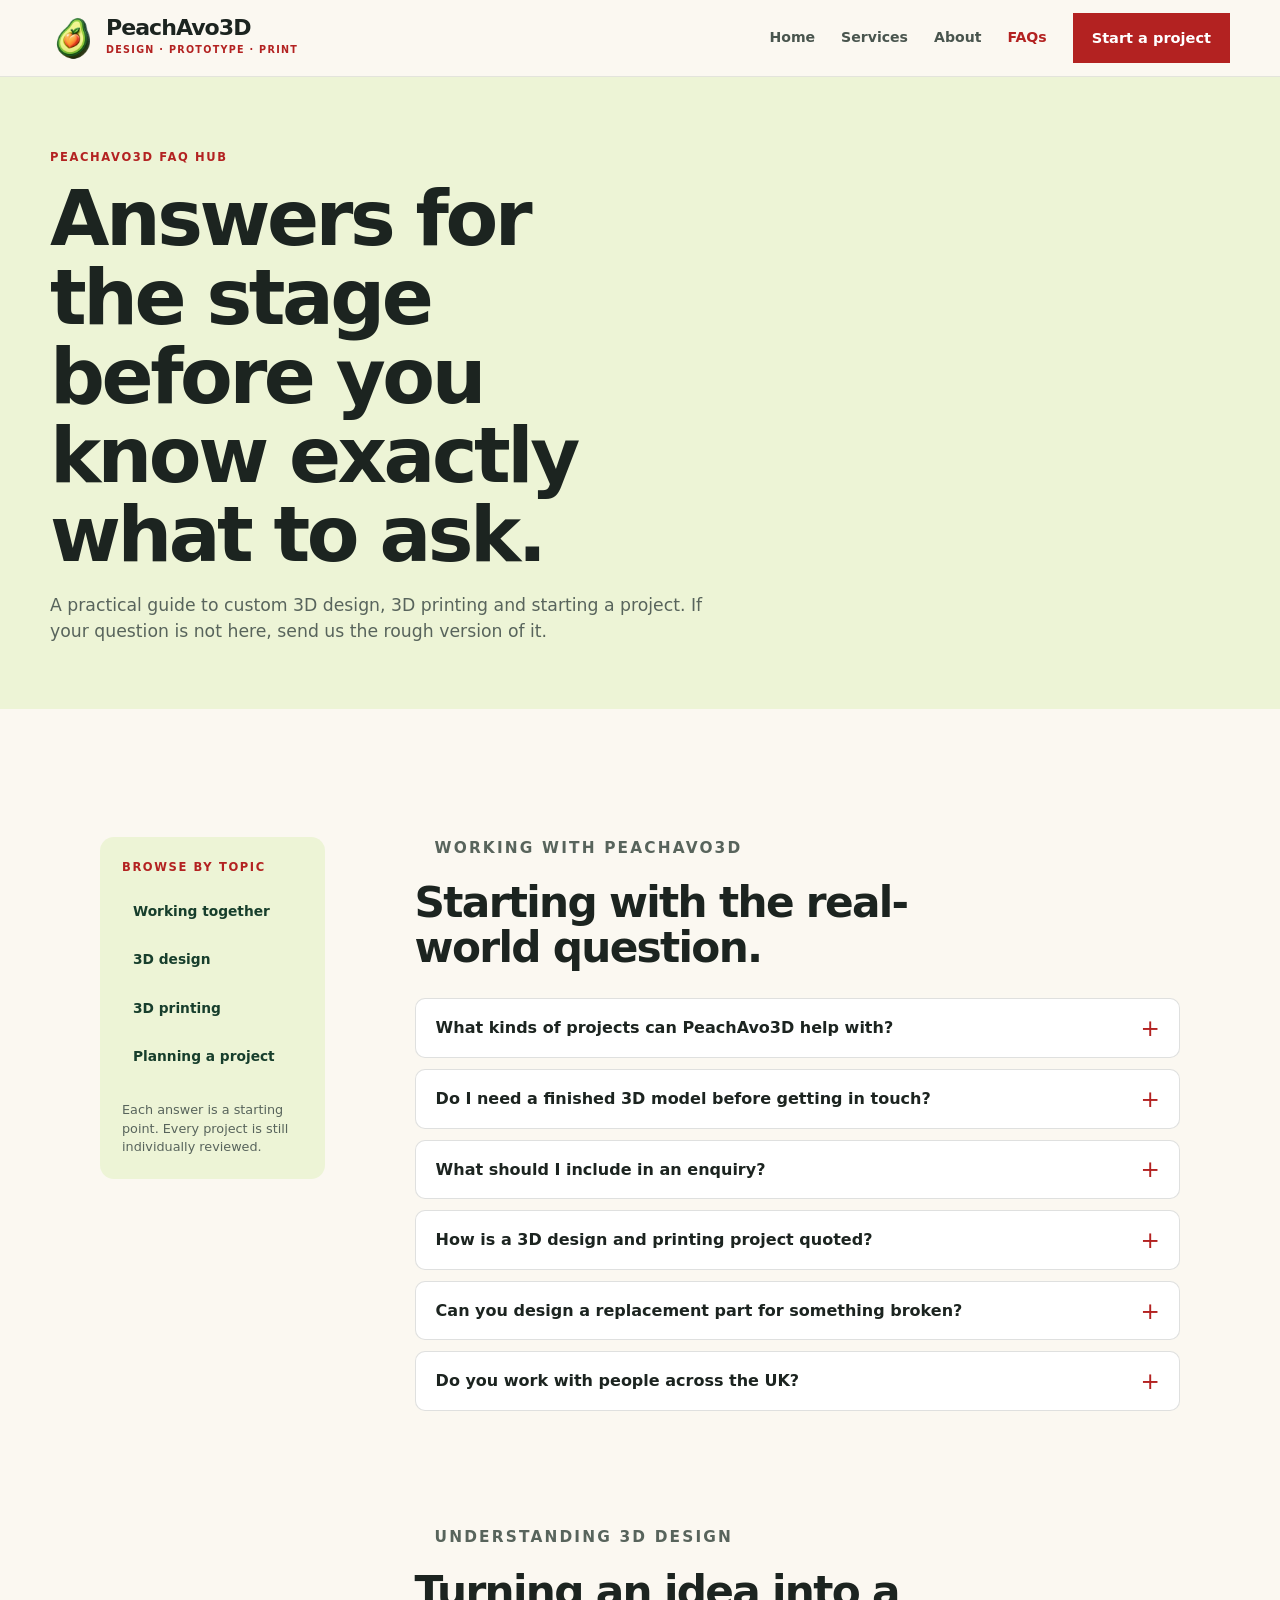
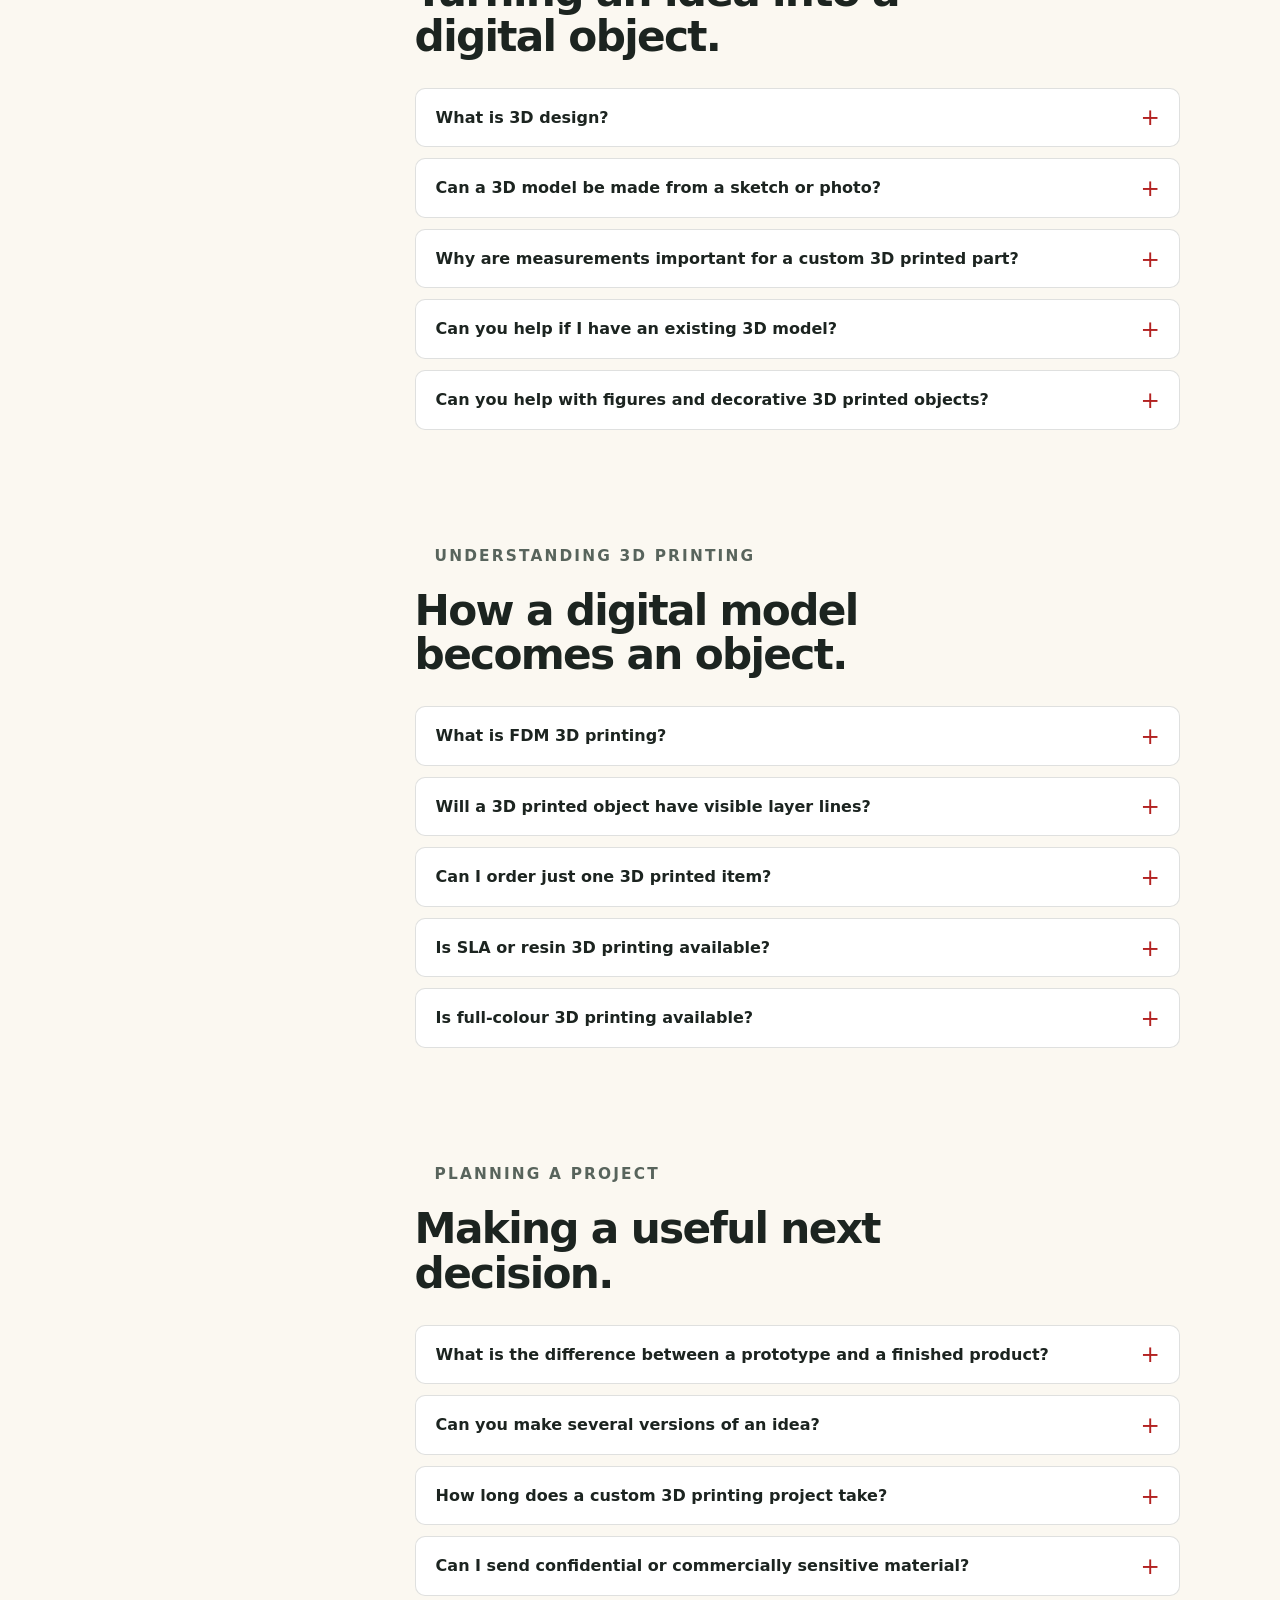
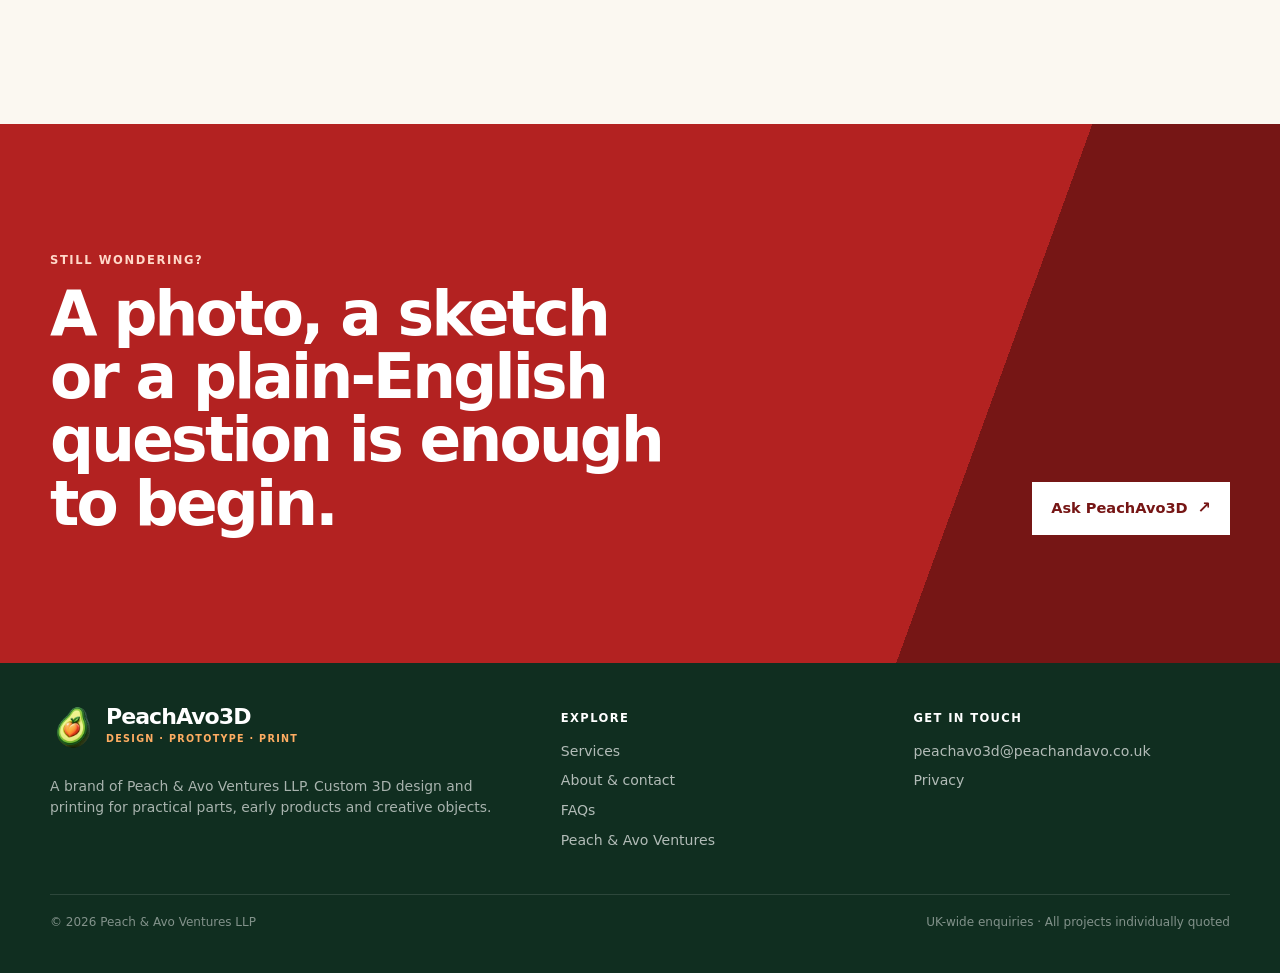
<file: Website/faq.html>
<!doctype html>
<html lang="en-GB">
<head>
  <meta charset="utf-8">
  <meta name="viewport" content="width=device-width, initial-scale=1">
  <title>3D Design & Printing FAQs | PeachAvo3D UK</title>
  <meta name="description" content="Straightforward answers about custom 3D design, FDM 3D printing, prototypes, replacement parts, decorative objects and starting a project with PeachAvo3D.">
  <link rel="canonical" href="https://peachavo3d.peachandavo.co.uk/faq.html">
  <meta property="og:title" content="3D Design & Printing FAQs | PeachAvo3D">
  <meta property="og:description" content="Straightforward answers about starting a custom 3D design or printing project.">
  <meta property="og:type" content="website">
  <meta property="og:url" content="https://peachavo3d.peachandavo.co.uk/faq.html">
  <meta property="og:image" content="https://peachavo3d.peachandavo.co.uk/assets/images/idea-model-print-story.png">
  <meta name="twitter:card" content="summary_large_image">
  <link rel="icon" type="image/png" href="assets/brand/favicon.png">
  <link rel="stylesheet" href="assets/styles/site.css?v=faq-layout-2">
  <script type="application/ld+json">
  {
    "@context":"https://schema.org",
    "@type":"FAQPage",
    "mainEntity":[
      {"@type":"Question","name":"What kinds of projects can PeachAvo3D help with?","acceptedAnswer":{"@type":"Answer","text":"PeachAvo3D works on replacement and repair parts, organisers, mounts, brackets, early product prototypes, small runs, decorative objects, original figures and personal creative projects. Every request is reviewed individually."}},
      {"@type":"Question","name":"Do I need a finished 3D model before getting in touch?","acceptedAnswer":{"@type":"Answer","text":"No. A photo, rough sketch, measurements, existing object or clear description can be enough to start. PeachAvo3D can assess what is needed to turn the idea into a printable design."}},
      {"@type":"Question","name":"Can you design a replacement part for something broken?","acceptedAnswer":{"@type":"Answer","text":"Often, yes. Useful starting material includes photos of the broken part and surrounding area, key measurements, how it fitted or moved, and what the replacement needs to do. Suitability is reviewed case by case."}},
      {"@type":"Question","name":"How is a 3D design and printing project quoted?","acceptedAnswer":{"@type":"Answer","text":"Projects are individually quoted after PeachAvo3D understands the design work, material, quantity, finishing and any iteration involved. There are no fixed packages or assumed turnaround times."}},
      {"@type":"Question","name":"What is 3D design?","acceptedAnswer":{"@type":"Answer","text":"3D design is the process of creating a digital model with height, width and depth. The model can be used to explore an idea, check proportions, make a prototype or prepare an object for 3D printing."}},
      {"@type":"Question","name":"Can a 3D model be made from a sketch or photo?","acceptedAnswer":{"@type":"Answer","text":"A sketch or photo can be a useful starting point, especially when paired with measurements and a description of how the object will be used. More reference usually leads to a more confident design decision."}},
      {"@type":"Question","name":"Why are measurements important for a custom 3D printed part?","acceptedAnswer":{"@type":"Answer","text":"Measurements help a custom part fit the object, space or mechanism it is being made for. Dimensions, fixing points, clearances and a reference object or ruler in photos can all be helpful."}},
      {"@type":"Question","name":"What is FDM 3D printing?","acceptedAnswer":{"@type":"Answer","text":"FDM is a 3D printing method that builds an object layer by layer from plastic filament. It is a flexible starting point for prototypes, practical parts and textured decorative work, and is currently available from PeachAvo3D."}},
      {"@type":"Question","name":"Will a 3D printed object have visible layer lines?","acceptedAnswer":{"@type":"Answer","text":"FDM prints are built in layers, so some layer texture may be visible. The result depends on the object shape, chosen material, layer height, orientation and intended finish. These are considered when a project is reviewed."}},
      {"@type":"Question","name":"Can I order just one 3D printed item?","acceptedAnswer":{"@type":"Answer","text":"Yes. One-off objects, prototypes and replacement parts are welcome, as are low-volume runs. Quantity is one of the details used to scope and quote a project."}},
      {"@type":"Question","name":"What is the difference between a prototype and a finished product?","acceptedAnswer":{"@type":"Answer","text":"A prototype is a physical version used to explore form, fit, function or presentation before the next decision. A finished object may need a different level of material choice, refinement or repeatability, depending on its intended use."}},
      {"@type":"Question","name":"Can you help with figures and decorative 3D printed objects?","acceptedAnswer":{"@type":"Answer","text":"Yes. PeachAvo3D welcomes non-functional ideas as well as practical ones, including original figures, display pieces, decorative home objects, gifts and sculptural concepts."}},
      {"@type":"Question","name":"Is SLA or resin 3D printing available?","acceptedAnswer":{"@type":"Answer","text":"SLA or resin 3D printing is coming soon. PeachAvo3D will be clear about the available and suitable options when reviewing an enquiry."}},
      {"@type":"Question","name":"Is full-colour 3D printing available?","acceptedAnswer":{"@type":"Answer","text":"Full-colour 3D printing is coming soon. We can still discuss the creative direction for your project and advise on the currently available options."}},
      {"@type":"Question","name":"How long does a custom 3D printing project take?","acceptedAnswer":{"@type":"Answer","text":"Timing depends on the design work, required iteration, print size, quantity and finishing. PeachAvo3D reviews each project individually before discussing an appropriate next step and timing."}},
      {"@type":"Question","name":"Do you work with people across the UK?","acceptedAnswer":{"@type":"Answer","text":"Yes. PeachAvo3D welcomes UK-wide enquiries. The first step is simply to email a description, photo, sketch or measurements of the idea."}},
      {"@type":"Question","name":"What should I include in an enquiry?","acceptedAnswer":{"@type":"Answer","text":"Send what you have: a photo, sketch, measurements, intended use, quantity and any preferred timing. It is also useful to say what needs to fit, move, hold or simply look a certain way."}},
      {"@type":"Question","name":"Can you help if I have an existing 3D model?","acceptedAnswer":{"@type":"Answer","text":"Yes. Send the file with a short note about what you would like to make or change. PeachAvo3D can review whether it appears suitable for the intended next step and identify any design work that may still be needed."}},
      {"@type":"Question","name":"Can you make several versions of an idea?","acceptedAnswer":{"@type":"Answer","text":"Yes. Iteration can be useful when testing fit, proportions, practical use or visual direction. The likely number of design and print stages is discussed when a project is scoped."}},
      {"@type":"Question","name":"Can I send confidential or commercially sensitive material?","acceptedAnswer":{"@type":"Answer","text":"Please only send material you are comfortable sharing for an initial review. If confidentiality matters to your project, say so in your enquiry before sending detailed files or information."}}
    ]
  }
  </script>
</head>
<body>
  <a class="skip-link" href="#main">Skip to content</a>
  <header class="site-header"><div class="shell nav"><a class="brand" href="index.html" aria-label="PeachAvo3D home"><img class="brand-logo" src="assets/brand/Peach-Avo-Logo-3D.webp" width="256" height="256" alt="Peach and avocado 3D logo"><span><span class="brand-name">PeachAvo3D</span><span class="brand-tag">Design · prototype · print</span></span></a><button class="menu-toggle" type="button" aria-expanded="false" aria-controls="primary-navigation">Menu</button><nav id="primary-navigation" class="nav-links" aria-label="Main navigation"><a href="index.html">Home</a><a href="services.html">Services</a><a href="about.html">About</a><a aria-current="page" href="faq.html">FAQs</a><a class="button primary" href="mailto:peachavo3d@peachandavo.co.uk?subject=PeachAvo3D%20project%20enquiry">Start a project</a></nav></div></header>
  <main id="main">
    <section class="page-hero"><div class="shell"><p class="eyebrow">PeachAvo3D FAQ hub</p><h1>Answers for the stage before you know exactly what to ask.</h1><p class="lead">A practical guide to custom 3D design, 3D printing and starting a project. If your question is not here, send us the rough version of it.</p></div></section>
    <section class="section faq-hub"><div class="shell">
      <div class="faq-layout"><aside class="faq-sidebar"><p class="eyebrow">Browse by topic</p><nav class="faq-jump" aria-label="FAQ sections"><a href="#working-together">Working together</a><a href="#3d-design">3D design</a><a href="#3d-printing">3D printing</a><a href="#planning">Planning a project</a></nav><p class="faq-side-note">Each answer is a starting point. Every project is still individually reviewed.</p></aside><div class="faq-content">
      <section class="faq-group" id="working-together"><p class="eyebrow">Working with PeachAvo3D</p><h2>Starting with the real-world question.</h2><details><summary>What kinds of projects can PeachAvo3D help with?</summary><p>We work on replacement and repair parts, organisers, mounts, brackets, early product prototypes, small runs, decorative objects, original figures and personal creative projects. Every request is reviewed individually.</p></details><details><summary>Do I need a finished 3D model before getting in touch?</summary><p>No. A photo, rough sketch, measurements, existing object or clear description can be enough to start. We can assess what is needed to turn the idea into a printable design.</p></details><details><summary>What should I include in an enquiry?</summary><p>Send what you have: a photo, sketch, measurements, intended use, quantity and any preferred timing. It is also useful to say what needs to fit, move, hold or simply look a certain way.</p></details><details><summary>How is a 3D design and printing project quoted?</summary><p>Projects are individually quoted after we understand the design work, material, quantity, finishing and any iteration involved. We do not use fixed packages or assumed turnaround times.</p></details><details><summary>Can you design a replacement part for something broken?</summary><p>Often, yes. Photos of the broken part and surrounding area, key measurements, how it fitted or moved, and what the replacement needs to do are all useful. Suitability is reviewed case by case.</p></details><details><summary>Do you work with people across the UK?</summary><p>Yes. We welcome UK-wide enquiries. The first step is simply to email a description, photo, sketch or measurements of the idea.</p></details></section>
      <section class="faq-group" id="3d-design"><p class="eyebrow">Understanding 3D design</p><h2>Turning an idea into a digital object.</h2><details><summary>What is 3D design?</summary><p>3D design is the process of creating a digital model with height, width and depth. The model can be used to explore an idea, check proportions, make a prototype or prepare an object for 3D printing.</p></details><details><summary>Can a 3D model be made from a sketch or photo?</summary><p>A sketch or photo can be a useful starting point, especially when paired with measurements and a description of how the object will be used. More reference usually leads to a more confident design decision.</p></details><details><summary>Why are measurements important for a custom 3D printed part?</summary><p>Measurements help a custom part fit the object, space or mechanism it is being made for. Dimensions, fixing points, clearances and a reference object or ruler in photos can all help.</p></details><details><summary>Can you help if I have an existing 3D model?</summary><p>Yes. Send the file with a short note about what you would like to make or change. We can review whether it appears suitable for the intended next step and identify any design work that may still be needed.</p></details><details><summary>Can you help with figures and decorative 3D printed objects?</summary><p>Yes. We welcome non-functional ideas as well as practical ones, including original figures, display pieces, decorative home objects, gifts and sculptural concepts.</p></details></section>
      <section class="faq-group" id="3d-printing"><p class="eyebrow">Understanding 3D printing</p><h2>How a digital model becomes an object.</h2><details><summary>What is FDM 3D printing?</summary><p>FDM is a 3D printing method that builds an object layer by layer from plastic filament. It is a flexible starting point for prototypes, practical parts and textured decorative work, and is currently available from PeachAvo3D.</p></details><details><summary>Will a 3D printed object have visible layer lines?</summary><p>FDM prints are built in layers, so some layer texture may be visible. The result depends on the object shape, chosen material, layer height, orientation and intended finish. These are considered when a project is reviewed.</p></details><details><summary>Can I order just one 3D printed item?</summary><p>Yes. One-off objects, prototypes and replacement parts are welcome, as are low-volume runs. Quantity is one of the details used to scope and quote a project.</p></details><details><summary>Is SLA or resin 3D printing available?</summary><p>SLA or resin 3D printing is coming soon. We will be clear about the available and suitable options when reviewing an enquiry.</p></details><details><summary>Is full-colour 3D printing available?</summary><p>Full-colour 3D printing is coming soon. We can still discuss the creative direction for your project and advise on the currently available options.</p></details></section>
      <section class="faq-group" id="planning"><p class="eyebrow">Planning a project</p><h2>Making a useful next decision.</h2><details><summary>What is the difference between a prototype and a finished product?</summary><p>A prototype is a physical version used to explore form, fit, function or presentation before the next decision. A finished object may need a different level of material choice, refinement or repeatability, depending on its intended use.</p></details><details><summary>Can you make several versions of an idea?</summary><p>Yes. Iteration can be useful when testing fit, proportions, practical use or visual direction. The likely number of design and print stages is discussed when a project is scoped.</p></details><details><summary>How long does a custom 3D printing project take?</summary><p>Timing depends on the design work, required iteration, print size, quantity and finishing. We review each project individually before discussing an appropriate next step and timing.</p></details><details><summary>Can I send confidential or commercially sensitive material?</summary><p>Please only send material you are comfortable sharing for an initial review. If confidentiality matters to your project, say so in your enquiry before sending detailed files or information.</p></details></section>
    </div></div></div></section>
    <section class="section callout"><div class="shell callout-grid"><div><p class="eyebrow">Still wondering?</p><h2>A photo, a sketch or a plain-English question is enough to begin.</h2></div><a class="button light arrow" href="mailto:peachavo3d@peachandavo.co.uk?subject=PeachAvo3D%20FAQ%20enquiry">Ask PeachAvo3D</a></div></section>
  </main>
  <footer class="site-footer"><div class="shell"><div class="footer-grid"><div><a class="brand" href="index.html"><img class="brand-logo" src="assets/brand/Peach-Avo-Logo-3D.webp" width="256" height="256" alt="Peach and avocado 3D logo"><span><span class="brand-name">PeachAvo3D</span><span class="brand-tag">Design · prototype · print</span></span></a><p class="footer-copy">A brand of <a href="https://peachandavo.co.uk">Peach &amp; Avo Ventures LLP</a>. Custom 3D design and printing for practical parts, early products and creative objects.</p></div><div><p class="footer-title">Explore</p><div class="footer-links"><a href="services.html">Services</a><a href="about.html">About &amp; contact</a><a href="faq.html">FAQs</a><a href="https://peachandavo.co.uk">Peach &amp; Avo Ventures</a></div></div><div><p class="footer-title">Get in touch</p><div class="footer-links"><a href="mailto:peachavo3d@peachandavo.co.uk">peachavo3d@peachandavo.co.uk</a><a href="privacy.html">Privacy</a></div></div></div><div class="footer-bottom"><span>© 2026 Peach &amp; Avo Ventures LLP</span><span>UK-wide enquiries · All projects individually quoted</span></div></div></footer>
<script src="assets/scripts/site.js" defer></script>
</body>
</html>
</file>
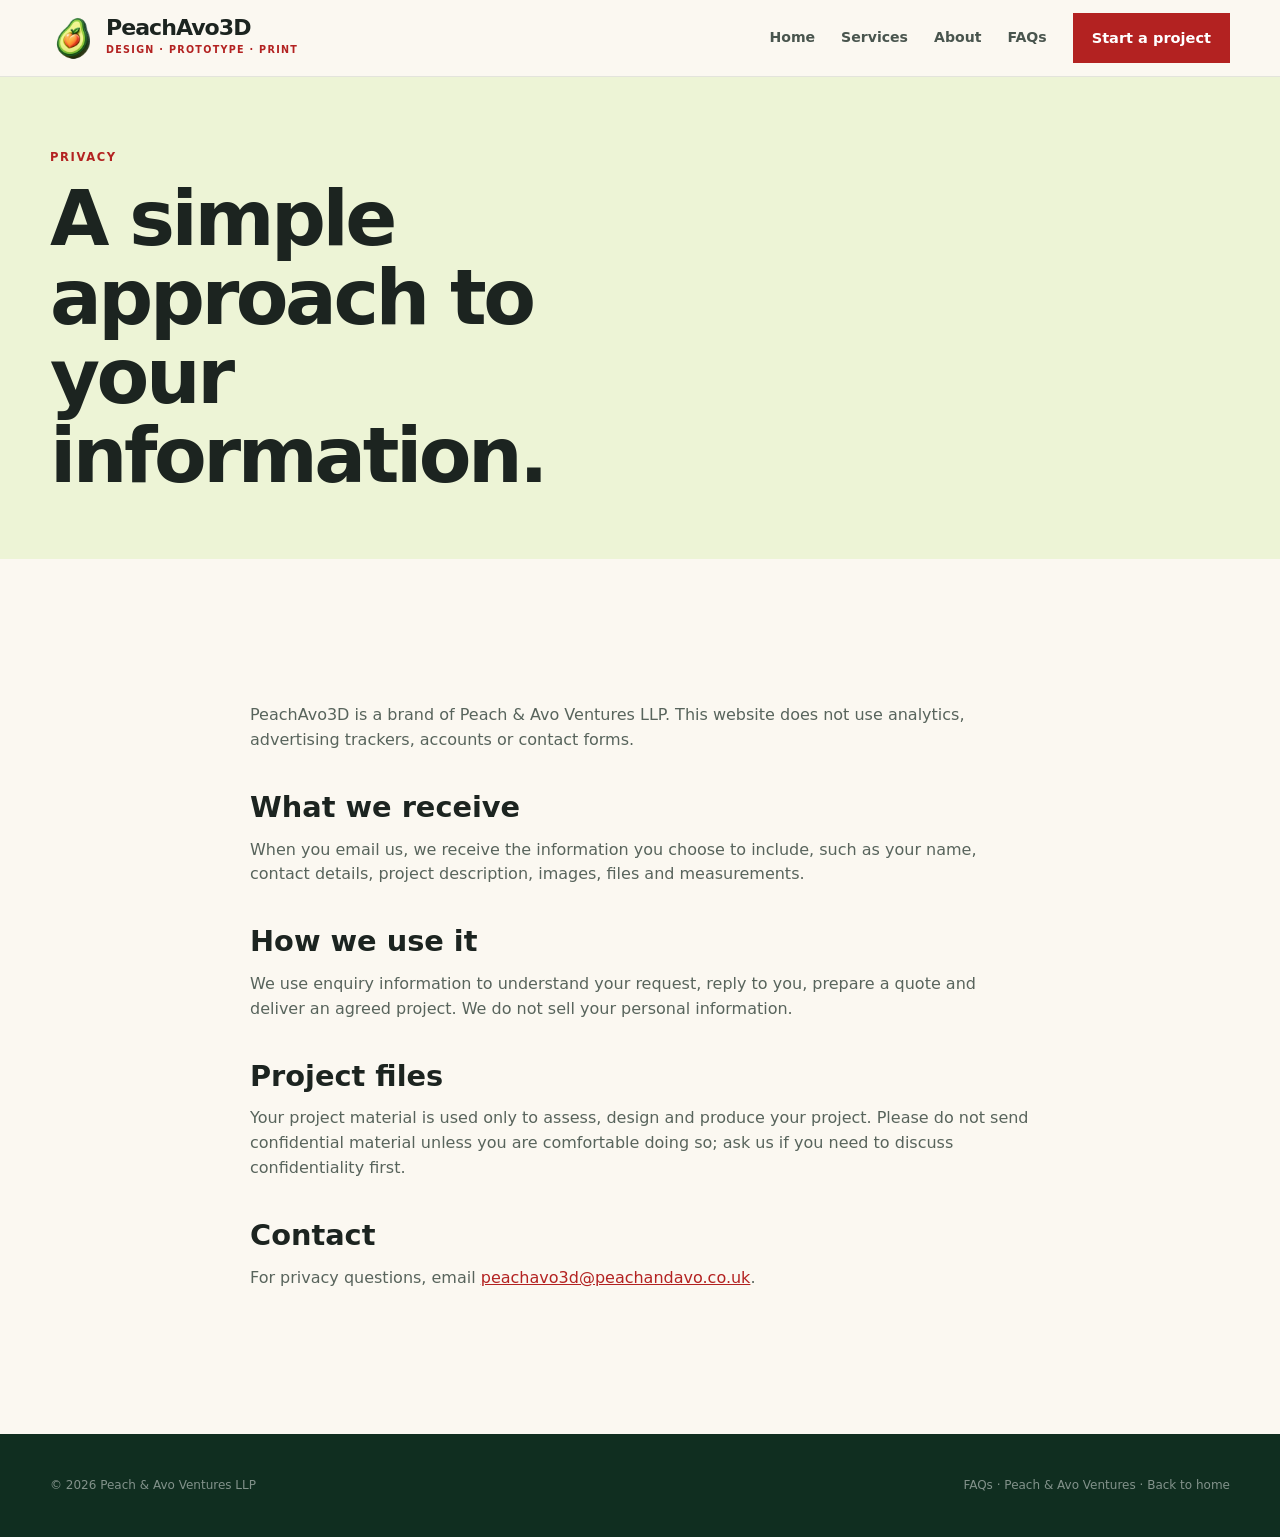
<file: Website/privacy.html>
<!doctype html>
<html lang="en-GB"><head><meta charset="utf-8"><meta name="viewport" content="width=device-width, initial-scale=1"><title>Privacy | PeachAvo3D</title><meta name="description" content="PeachAvo3D privacy information for project enquiries."><link rel="canonical" href="https://peachavo3d.peachandavo.co.uk/privacy.html"><meta property="og:type" content="website"><meta property="og:title" content="Privacy | PeachAvo3D"><meta property="og:description" content="Privacy information for PeachAvo3D project enquiries."><meta property="og:url" content="https://peachavo3d.peachandavo.co.uk/privacy.html"><meta property="og:image" content="https://peachavo3d.peachandavo.co.uk/assets/images/illustrative-design-in-progress.png"><meta name="twitter:card" content="summary_large_image"><link rel="icon" type="image/png" href="assets/brand/favicon.png"><link rel="stylesheet" href="assets/styles/site.css"></head>
<body><a class="skip-link" href="#main">Skip to content</a><header class="site-header"><div class="shell nav"><a class="brand" href="index.html"><img class="brand-logo" src="assets/brand/Peach-Avo-Logo-3D.webp" width="256" height="256" alt="Peach and avocado 3D logo"><span><span class="brand-name">PeachAvo3D</span><span class="brand-tag">Design · prototype · print</span></span></a><button class="menu-toggle" type="button" aria-expanded="false" aria-controls="primary-navigation">Menu</button><nav id="primary-navigation" class="nav-links" aria-label="Main navigation"><a href="index.html">Home</a><a href="services.html">Services</a><a href="about.html">About</a><a href="faq.html">FAQs</a><a class="button primary" href="mailto:peachavo3d@peachandavo.co.uk?subject=PeachAvo3D%20project%20enquiry">Start a project</a></nav></div></header>
<main id="main"><section class="page-hero"><div class="shell"><p class="eyebrow">Privacy</p><h1>A simple approach to your information.</h1></div></section><section class="section"><div class="shell privacy"><p>PeachAvo3D is a brand of Peach &amp; Avo Ventures LLP. This website does not use analytics, advertising trackers, accounts or contact forms.</p><h2>What we receive</h2><p>When you email us, we receive the information you choose to include, such as your name, contact details, project description, images, files and measurements.</p><h2>How we use it</h2><p>We use enquiry information to understand your request, reply to you, prepare a quote and deliver an agreed project. We do not sell your personal information.</p><h2>Project files</h2><p>Your project material is used only to assess, design and produce your project. Please do not send confidential material unless you are comfortable doing so; ask us if you need to discuss confidentiality first.</p><h2>Contact</h2><p>For privacy questions, email <a href="mailto:peachavo3d@peachandavo.co.uk" style="color:#b32221;text-decoration:underline">peachavo3d@peachandavo.co.uk</a>.</p></div></section></main>
<footer class="site-footer"><div class="shell"><div class="footer-bottom" style="margin-top:0;padding-top:0;border-top:0"><span>© 2026 Peach &amp; Avo Ventures LLP</span><span><a href="faq.html">FAQs</a> · <a href="https://peachandavo.co.uk">Peach &amp; Avo Ventures</a> · <a href="index.html">Back to home</a></span></div></div></footer>
<script src="assets/scripts/site.js" defer></script>
</body></html>
</file>
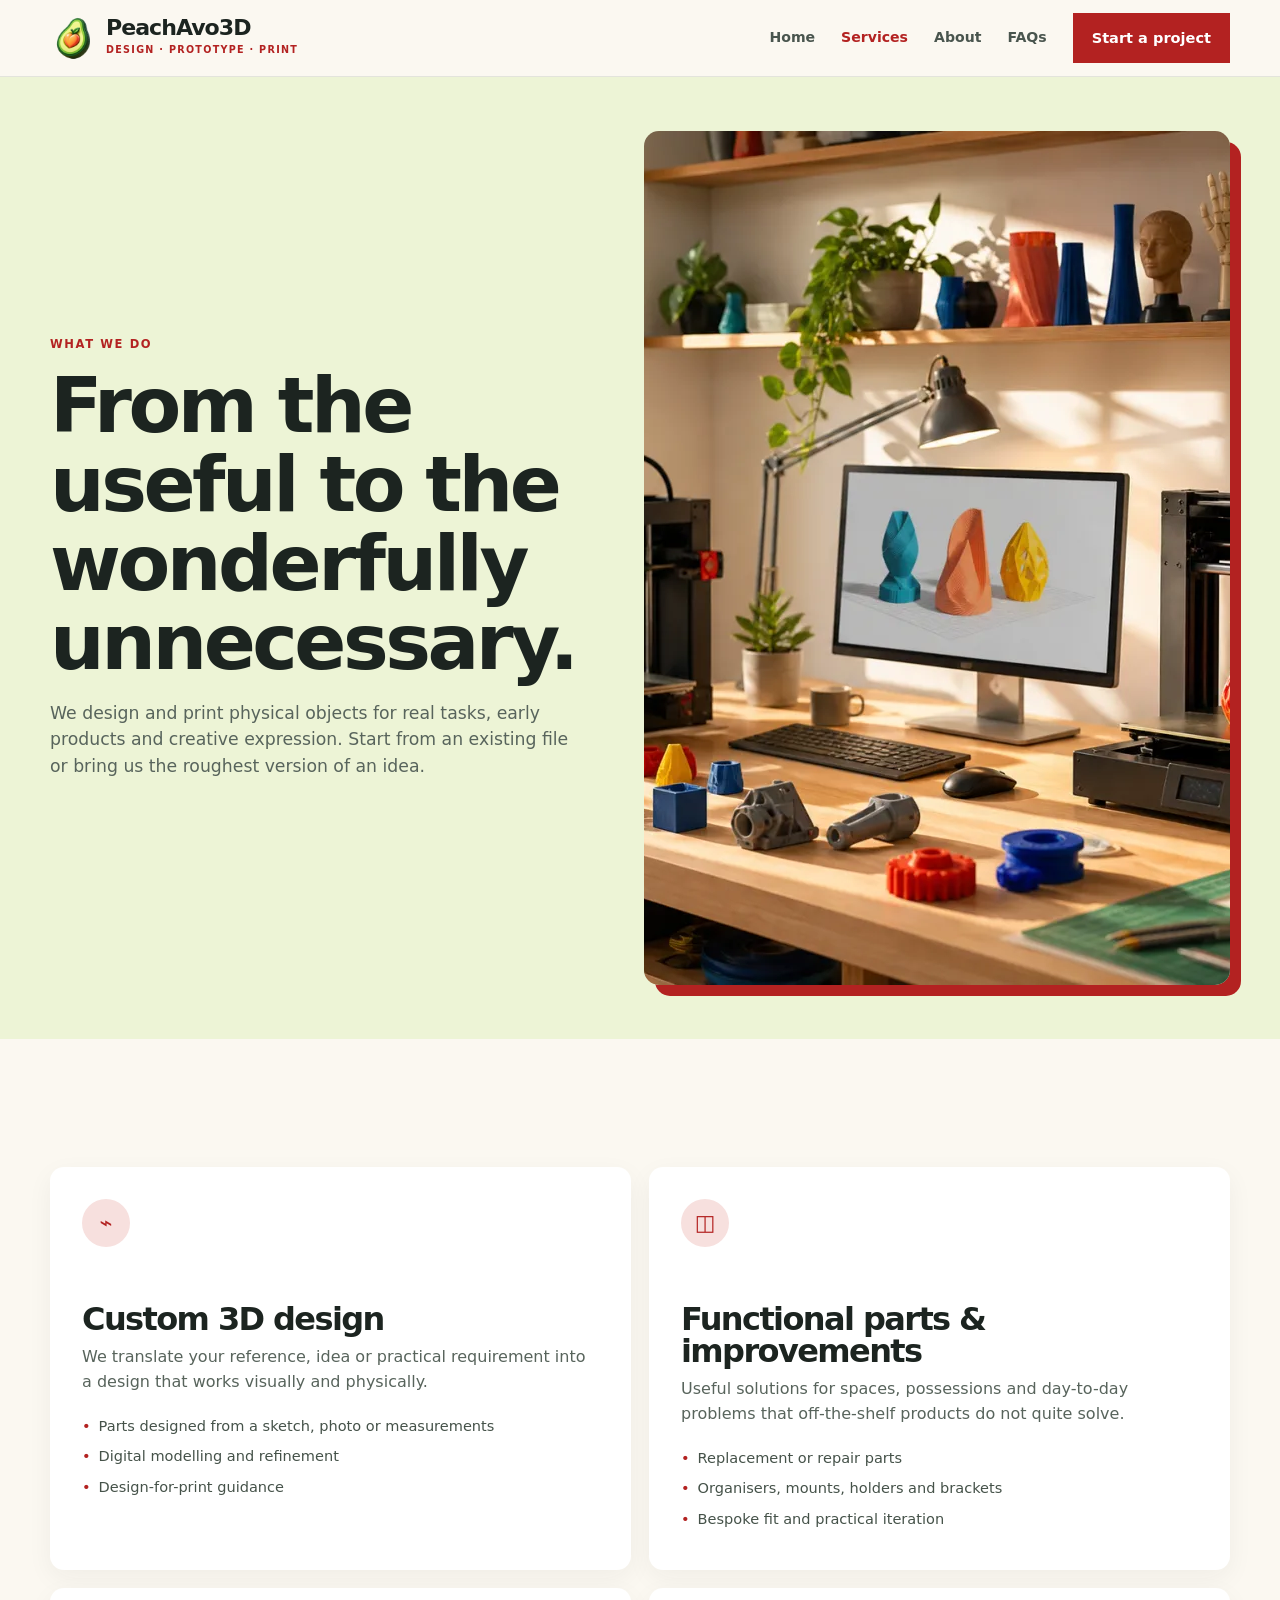
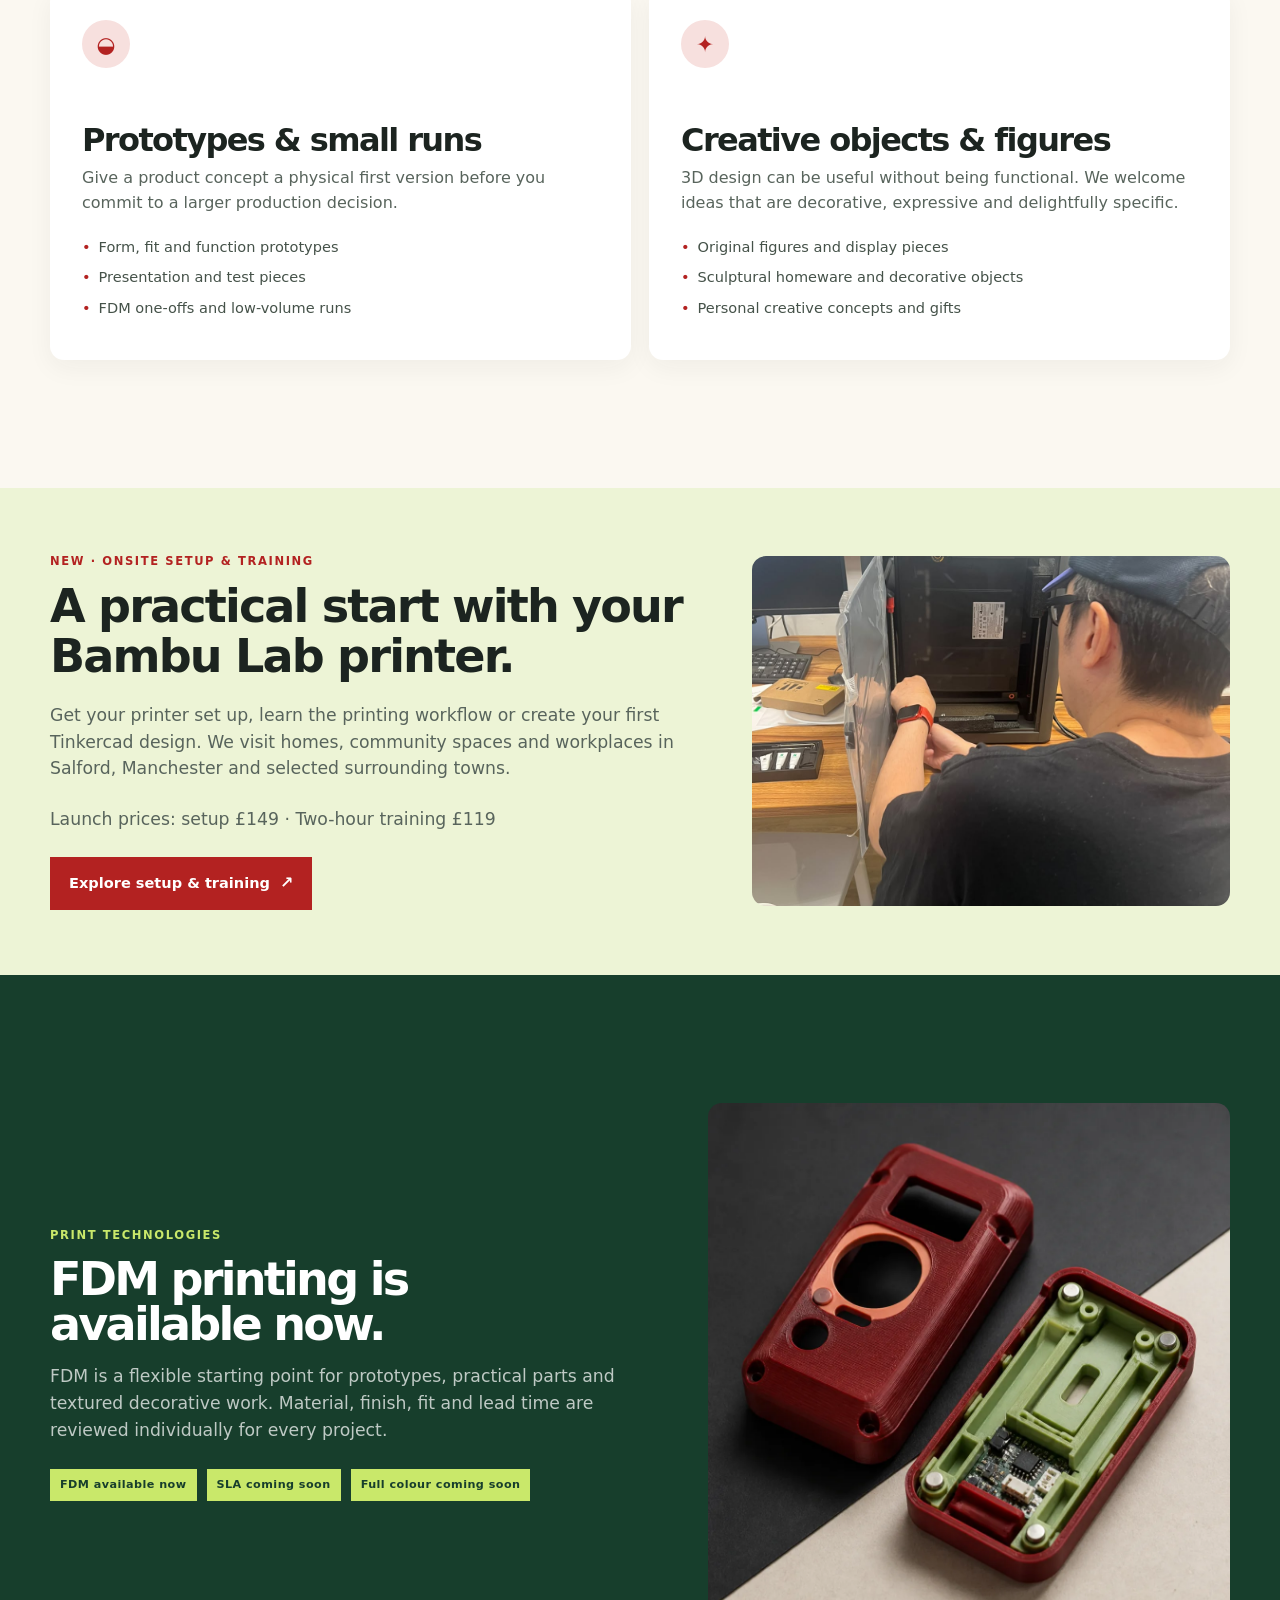
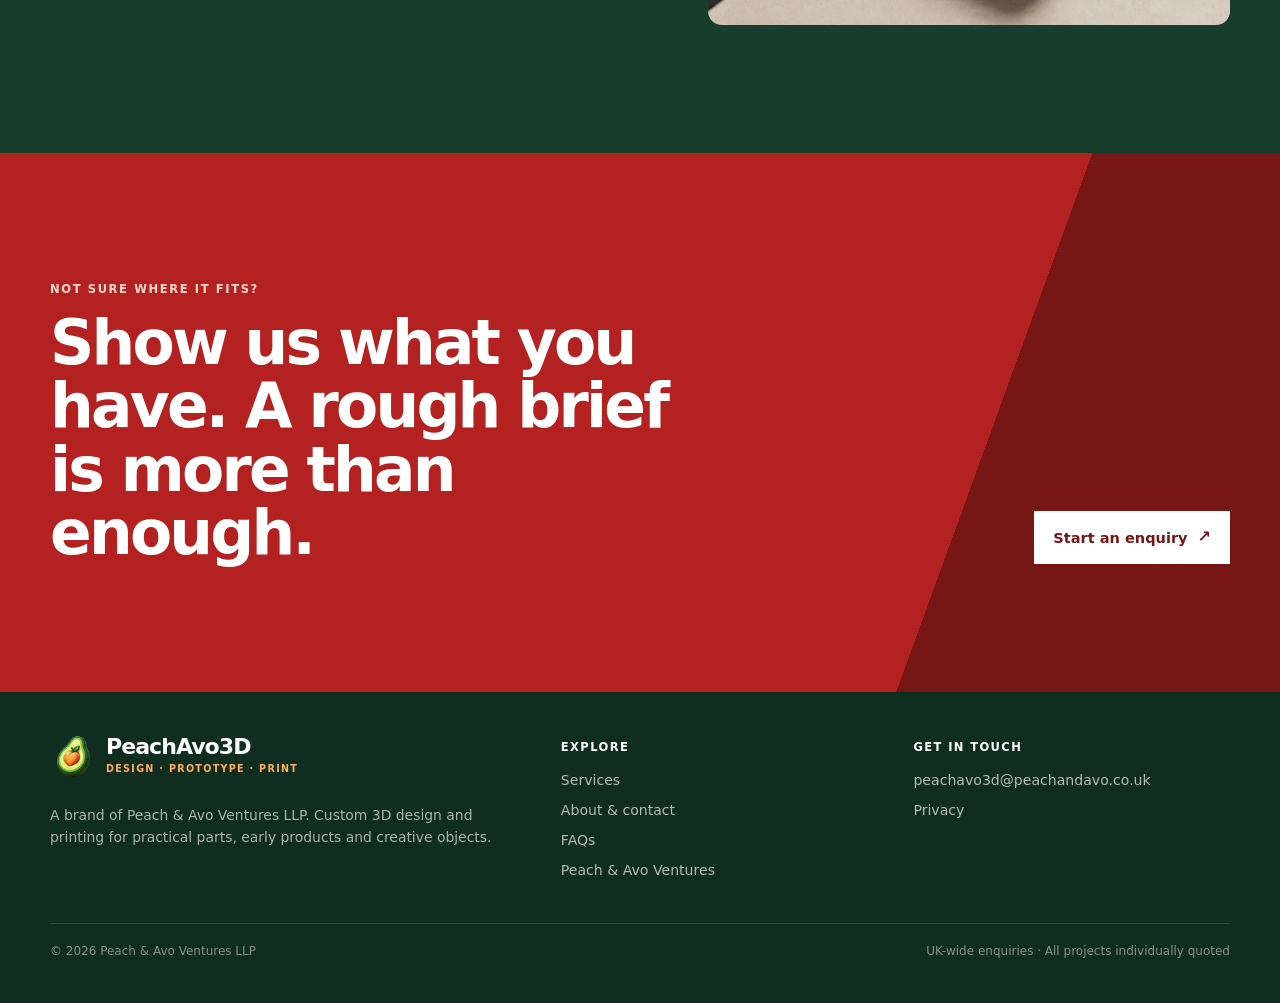
<file: Website/services.html>
<!doctype html>
<html lang="en-GB"><head><meta charset="utf-8"><meta name="viewport" content="width=device-width, initial-scale=1"><title>3D Design, Prototyping & Printing Services | PeachAvo3D</title><meta name="description" content="Custom 3D design, functional parts, product prototypes, figures and decorative objects from PeachAvo3D. UK-wide enquiries."><link rel="canonical" href="https://peachavo3d.peachandavo.co.uk/services.html"><meta property="og:type" content="website"><meta property="og:title" content="3D Design, Prototyping & Printing Services | PeachAvo3D"><meta property="og:description" content="Custom 3D design, functional parts, prototypes and creative objects. UK-wide enquiries."><meta property="og:url" content="https://peachavo3d.peachandavo.co.uk/services.html"><meta property="og:image" content="https://peachavo3d.peachandavo.co.uk/assets/images/workshop-services.png"><meta name="twitter:card" content="summary_large_image"><link rel="icon" type="image/png" href="assets/brand/favicon.png"><link rel="stylesheet" href="assets/styles/site.css"><link rel="stylesheet" href="assets/styles/bambu.css"></head>
<body><a class="skip-link" href="#main">Skip to content</a><header class="site-header"><div class="shell nav"><a class="brand" href="index.html"><img class="brand-logo" src="assets/brand/Peach-Avo-Logo-3D.webp" width="256" height="256" alt="Peach and avocado 3D logo"><span><span class="brand-name">PeachAvo3D</span><span class="brand-tag">Design · prototype · print</span></span></a><button class="menu-toggle" type="button" aria-expanded="false" aria-controls="primary-navigation">Menu</button><nav id="primary-navigation" class="nav-links" aria-label="Main navigation"><a href="index.html">Home</a><a aria-current="page" href="services.html">Services</a><a href="about.html">About</a><a href="faq.html">FAQs</a><a class="button primary" href="mailto:peachavo3d@peachandavo.co.uk?subject=PeachAvo3D%20project%20enquiry">Start a project</a></nav></div></header>
<main id="main"><section class="page-hero with-image"><div class="shell page-hero-grid"><div><p class="eyebrow">What we do</p><h1>From the useful to the wonderfully unnecessary.</h1><p class="lead">We design and print physical objects for real tasks, early products and creative expression. Start from an existing file or bring us the roughest version of an idea.</p></div><img class="page-hero-image" src="assets/images/workshop-services.webp" width="1280" height="854" fetchpriority="high" decoding="async" alt="Bright 3D design and printing workshop with printers, models and design screen"></div></section>
<section class="section"><div class="shell"><div class="service-grid"><article class="service-card"><span class="icon" aria-hidden="true">⌁</span><h2>Custom 3D design</h2><p>We translate your reference, idea or practical requirement into a design that works visually and physically.</p><ul><li>Parts designed from a sketch, photo or measurements</li><li>Digital modelling and refinement</li><li>Design-for-print guidance</li></ul></article><article class="service-card"><span class="icon" aria-hidden="true">◫</span><h2>Functional parts & improvements</h2><p>Useful solutions for spaces, possessions and day-to-day problems that off-the-shelf products do not quite solve.</p><ul><li>Replacement or repair parts</li><li>Organisers, mounts, holders and brackets</li><li>Bespoke fit and practical iteration</li></ul></article><article class="service-card"><span class="icon" aria-hidden="true">◒</span><h2>Prototypes & small runs</h2><p>Give a product concept a physical first version before you commit to a larger production decision.</p><ul><li>Form, fit and function prototypes</li><li>Presentation and test pieces</li><li>FDM one-offs and low-volume runs</li></ul></article><article class="service-card"><span class="icon" aria-hidden="true">✦</span><h2>Creative objects & figures</h2><p>3D design can be useful without being functional. We welcome ideas that are decorative, expressive and delightfully specific.</p><ul><li>Original figures and display pieces</li><li>Sculptural homeware and decorative objects</li><li>Personal creative concepts and gifts</li></ul></article></div></div></section>
<section class="bambu-service-teaser" aria-labelledby="bambu-service-title"><div class="shell"><div><p class="eyebrow">New · Onsite setup &amp; training</p><h2 id="bambu-service-title">A practical start with your Bambu Lab printer.</h2><p class="lead">Get your printer set up, learn the printing workflow or create your first Tinkercad design. We visit homes, community spaces and workplaces in Salford, Manchester and selected surrounding towns.</p><p class="lead">Launch prices: setup £149 · Two-hour training £119</p><a class="button primary arrow" href="bambu-lab-setup-training.html">Explore setup &amp; training</a></div><img src="assets/images/bambu-community-installation.jpeg" width="1200" height="1600" loading="lazy" decoding="async" alt="Setting up a Bambu Lab X2D printer during a community-centre installation"></div></section>
<section class="section breakout"><div class="shell image-text"><div><p class="eyebrow light">Print technologies</p><h2>FDM printing is available now.</h2><p class="lead">FDM is a flexible starting point for prototypes, practical parts and textured decorative work. Material, finish, fit and lead time are reviewed individually for every project.</p><div class="badge-row"><span class="badge">FDM available now</span><span class="badge">SLA coming soon</span><span class="badge">Full colour coming soon</span></div></div><div class="photo"><img src="assets/images/illustrative-product-prototype.webp" width="1100" height="1100" loading="lazy" decoding="async" alt="Illustrative product prototype with a 3D printed enclosure"></div></div></section>
<section class="section callout"><div class="shell callout-grid"><div><p class="eyebrow">Not sure where it fits?</p><h2>Show us what you have. A rough brief is more than enough.</h2></div><a class="button light arrow" href="mailto:peachavo3d@peachandavo.co.uk?subject=PeachAvo3D%20service%20enquiry">Start an enquiry</a></div></section></main>
<footer class="site-footer"><div class="shell"><div class="footer-grid"><div><a class="brand" href="index.html"><img class="brand-logo" src="assets/brand/Peach-Avo-Logo-3D.webp" width="256" height="256" alt="Peach and avocado 3D logo"><span><span class="brand-name">PeachAvo3D</span><span class="brand-tag">Design · prototype · print</span></span></a><p class="footer-copy">A brand of <a href="https://peachandavo.co.uk">Peach &amp; Avo Ventures LLP</a>. Custom 3D design and printing for practical parts, early products and creative objects.</p></div><div><p class="footer-title">Explore</p><div class="footer-links"><a href="services.html">Services</a><a href="about.html">About & contact</a><a href="faq.html">FAQs</a><a href="https://peachandavo.co.uk">Peach &amp; Avo Ventures</a></div></div><div><p class="footer-title">Get in touch</p><div class="footer-links"><a href="mailto:peachavo3d@peachandavo.co.uk">peachavo3d@peachandavo.co.uk</a><a href="privacy.html">Privacy</a></div></div></div><div class="footer-bottom"><span>© 2026 Peach &amp; Avo Ventures LLP</span><span>UK-wide enquiries · All projects individually quoted</span></div></div></footer>
<script src="assets/scripts/site.js" defer></script>
</body></html>
</file>
<file: Website/assets/styles/site.css>
:root {
  --burgundy: #b32221;
  --burgundy-dark: #761615;
  --burgundy-pale: #f7e0de;
  --forest: #173e2c;
  --forest-deep: #102e20;
  --avocado: #c9e86a;
  --avocado-pale: #edf4d6;
  --peach: #ffad62;
  --cream: #fbf8f1;
  --paper: #fffdf9;
  --ink: #1c2420;
  --muted: #58645c;
  --line: rgba(28, 36, 32, .14);
  --display: 'Avenir Next', Avenir, 'Helvetica Neue', ui-sans-serif, system-ui, sans-serif;
  --body: Inter, ui-sans-serif, system-ui, -apple-system, BlinkMacSystemFont, 'Segoe UI', sans-serif;
}

* { box-sizing: border-box; }
html { scroll-behavior: smooth; }
body { margin: 0; color: var(--ink); background: var(--cream); font: 16px/1.55 var(--body); }
img { max-width: 100%; display: block; }
a { color: inherit; text-decoration: none; }
a:focus-visible, button:focus-visible { outline: 3px solid var(--peach); outline-offset: 4px; }
.skip-link { position: absolute; z-index: 20; top: -60px; left: 16px; padding: 10px 14px; color: #fff; background: var(--burgundy); }
.skip-link:focus { top: 16px; }
.shell { width: min(1180px, calc(100% - 48px)); margin: 0 auto; }
.section { padding: clamp(72px, 10vw, 130px) 0; }
.eyebrow { margin: 0 0 12px; color: var(--burgundy); font-size: .72rem; font-weight: 800; letter-spacing: .14em; text-transform: uppercase; }
.eyebrow.light { color: var(--avocado); }
.section-title { max-width: 12ch; margin: 0; font: 600 clamp(2.55rem, 4.7vw, 4.7rem)/1.04 var(--display); letter-spacing: -.045em; }
.lead { max-width: 42rem; color: var(--muted); font-size: 1.08rem; }
.button { display: inline-flex; align-items: center; justify-content: center; min-height: 48px; padding: 13px 18px; border: 1px solid currentColor; font-size: .91rem; font-weight: 780; transition: transform .18s ease, box-shadow .18s ease, background .18s ease; }
.button:hover { transform: translateY(-2px); box-shadow: 0 8px 15px rgba(20, 35, 25, .13); }
.button.primary { color: #fff; background: var(--burgundy); border-color: var(--burgundy); }
.button.primary:hover { background: var(--burgundy-dark); }
.button.light { color: var(--burgundy-dark); background: #fff; border-color: #fff; }
.button.arrow::after { content: '↗'; margin-left: 10px; font-size: 1.1em; }

/* Header */
.site-header { position: sticky; z-index: 10; top: 0; border-bottom: 1px solid rgba(23, 62, 44, .1); background: rgba(251, 248, 241, .94); backdrop-filter: blur(12px); }
.nav { display: flex; align-items: center; justify-content: space-between; min-height: 76px; gap: 24px; }
.brand { display: inline-flex; align-items: center; gap: 11px; }
.brand-logo { width: 45px; height: 45px; object-fit: contain; }
.brand-name { display: block; font: 600 1.38rem/.95 var(--display); letter-spacing: -.045em; }
.brand-tag { display: block; margin-top: 4px; color: var(--burgundy); font-size: .6rem; font-weight: 850; letter-spacing: .135em; text-transform: uppercase; }
.nav-links { display: flex; align-items: center; gap: 26px; color: #49554e; font-size: .88rem; font-weight: 600; }
.nav-links a:not(.button):hover, .nav-links a[aria-current='page'] { color: var(--burgundy); }
.menu-toggle { display: none; align-items: center; gap: 8px; min-height: 42px; padding: 9px 12px; color: var(--forest); background: transparent; border: 1px solid var(--line); font: 700 .8rem var(--body); cursor: pointer; }

/* Home */
.hero { position: relative; overflow: hidden; padding: clamp(64px, 9vw, 110px) 0 76px; background: linear-gradient(100deg, var(--cream) 0 56%, var(--avocado-pale) 56%); }
.hero::before { position: absolute; width: 58vw; height: 58vw; max-width: 760px; max-height: 760px; right: -18vw; top: -34vw; content: ''; border: 1px solid rgba(23, 62, 44, .12); border-radius: 50%; }
.hero-grid { position: relative; display: grid; grid-template-columns: .83fr 1.17fr; align-items: center; gap: clamp(36px, 6vw, 78px); }
.hero h1 { max-width: 12ch; margin: 0; font: 600 clamp(3.08rem, 5.55vw, 5.5rem)/1.11 var(--display); letter-spacing: -.025em; }
.hero-copy { max-width: 37rem; margin: 26px 0; color: #4e5a52; font-size: 1.12rem; }
.hero-actions { display: flex; flex-wrap: wrap; gap: 12px; }
.hero-proof { display: flex; flex-wrap: wrap; gap: 10px 28px; margin-top: 29px; color: #4e5a52; font-size: .83rem; font-weight: 710; }
.hero-proof span::before { content: '•'; margin-right: 8px; color: var(--burgundy); }
.hero-visual { position: relative; min-height: 570px; }
.hero-design { position: absolute; width: 98%; height: 91%; right: 0; top: 0; border-radius: 20px; object-fit: cover; filter: brightness(1.32) saturate(.84) contrast(.9); box-shadow: 14px 14px 0 var(--burgundy); }
.logo-orbit { position: absolute; width: 118px; height: 118px; left: 1%; bottom: 0; padding: 14px; border-radius: 50%; background: #fff; box-shadow: 0 12px 30px rgba(25, 50, 35, .14); }
.logo-orbit img { width: 100%; height: 100%; object-fit: contain; }
.concept-label { position: absolute; right: 15px; bottom: 13px; padding: 4px 8px; color: #4f5a52; background: rgba(255, 255, 255, .88); font-size: .59rem; font-weight: 800; letter-spacing: .09em; text-transform: uppercase; }
.intro-grid { display: grid; grid-template-columns: .9fr 1.1fr; gap: 80px; align-items: end; }
.intro-grid .lead { margin: 0 0 5px auto; }
.route-grid { display: grid; grid-template-columns: repeat(3, 1fr); gap: 16px; margin-top: 44px; }
.route-card { overflow: hidden; border-radius: 13px; background: #fff; box-shadow: 0 7px 25px rgba(30, 38, 32, .06); }
.route-card img { width: 100%; height: 270px; object-fit: cover; }
.route-content { padding: 23px; }
.route-number { color: var(--burgundy); font-size: .68rem; font-weight: 850; letter-spacing: .13em; }
.route-card h3 { margin: 10px 0 7px; font: 650 1.64rem/1 var(--display); letter-spacing: -.045em; }
.route-card p { margin: 0; color: var(--muted); font-size: .91rem; }
.breakout { overflow: hidden; color: #fff; background: var(--forest); }
.breakout-grid { display: grid; grid-template-columns: 1fr 1fr; align-items: center; gap: clamp(42px, 7vw, 90px); }
.breakout .section-title { color: #fff; }
.breakout .lead { color: rgba(255,255,255,.72); }
.breakout-visual { min-height: 450px; border-radius: 14px; overflow: hidden; }
.breakout-visual img { width: 100%; height: 100%; min-height: 450px; object-fit: cover; }
.badge-row { display: flex; flex-wrap: wrap; gap: 10px; margin-top: 26px; }
.badge { padding: 7px 10px; color: #173e2c; background: var(--avocado); font-size: .7rem; font-weight: 800; letter-spacing: .04em; }
.step-grid { display: grid; grid-template-columns: repeat(3, 1fr); margin-top: 44px; border: 1px solid var(--line); }
.step { min-height: 215px; padding: 28px; border-right: 1px solid var(--line); }
.step:last-child { border-right: 0; }
.step-no { color: var(--burgundy); font-size: .78rem; font-weight: 850; }
.step-visual { width: 92px; height: 67px; margin: 20px 0 2px; }
.step h3 { margin: 18px 0 7px; font: 600 1.52rem/1 var(--display); letter-spacing: -.04em; }
.step p { margin: 0; color: var(--muted); font-size: .91rem; }
.process-section { padding-bottom: clamp(52px, 6vw, 76px); }
#capabilities { padding-top: clamp(52px, 6vw, 76px); }
.capability-grid { display: grid; grid-template-columns: repeat(3, 1fr); gap: 16px; margin-top: 42px; }
.capability { min-height: 190px; padding: 26px; background: #fff; border: 1px solid var(--line); border-radius: 12px; }
.capability h3 { margin: 28px 0 7px; font: 600 1.42rem/1.08 var(--display); letter-spacing: -.025em; }
.capability p { margin: 0; color: var(--muted); font-size: .9rem; }
.tech-visual { display: block; width: calc(100% + 52px); max-width: none; height: auto; margin: 24px -26px -26px; object-fit: cover; }
.status { display: inline-flex; padding: 4px 7px; color: var(--forest); background: #e8f3cc; font-size: .62rem; font-weight: 850; letter-spacing: .09em; text-transform: uppercase; }
.status.coming { color: var(--burgundy-dark); background: var(--burgundy-pale); }
.callout { color: #fff; background: linear-gradient(110deg, var(--burgundy) 0 74%, var(--burgundy-dark) 74%); }
.callout-grid { display: flex; align-items: end; justify-content: space-between; gap: 36px; }
.callout h2 { max-width: 15ch; margin: 0; font: 600 clamp(2.7rem, 4.8vw, 4.7rem)/1.03 var(--display); letter-spacing: -.045em; }
.callout .eyebrow { color: #ffd8c9; }

/* Shared pages */
.page-hero { padding: 72px 0 64px; background: var(--avocado-pale); }
.page-hero.with-image { padding: 54px 0; }
.page-hero-grid { display: grid; grid-template-columns: .86fr 1.14fr; align-items: center; gap: 68px; }
.page-hero-image { min-height: 330px; border-radius: 15px; object-fit: cover; box-shadow: 11px 11px 0 var(--burgundy); }
.page-hero .shell { max-width: 1180px; }
.page-hero h1 { max-width: 11ch; margin: 0; font: 600 clamp(3.35rem, 6vw, 6rem)/1.03 var(--display); letter-spacing: -.045em; }
.page-hero .lead { margin-bottom: 0; }
.service-grid { display: grid; grid-template-columns: repeat(2, 1fr); gap: 18px; }
.service-card { min-height: 340px; padding: 32px; background: #fff; border-radius: 14px; box-shadow: 0 8px 26px rgba(30,38,32,.05); }
.service-card .icon { display: grid; width: 48px; height: 48px; place-items: center; color: var(--burgundy); background: var(--burgundy-pale); border-radius: 50%; font-size: 1.35rem; }
.service-card h2 { margin: 56px 0 10px; font: 650 2rem/1 var(--display); letter-spacing: -.05em; }
.service-card p { max-width: 33rem; margin: 0; color: var(--muted); }
.service-card ul { margin: 20px 0 0; padding: 0; list-style: none; color: #455249; font-size: .91rem; }
.service-card li { margin: 8px 0; }
.service-card li::before { margin-right: 8px; color: var(--burgundy); content: '•'; }
.image-text { display: grid; grid-template-columns: 1.05fr .95fr; align-items: center; gap: 80px; }
.image-text.reverse { grid-template-columns: .95fr 1.05fr; }
.image-text .photo { min-height: 450px; border-radius: 14px; overflow: hidden; }
.image-text .photo img { width: 100%; height: 100%; min-height: 450px; object-fit: cover; }
.image-text h2 { margin: 0; font: 650 clamp(2.25rem, 3.6vw, 3.5rem)/.96 var(--display); letter-spacing: -.06em; }
.project-grid { display: grid; grid-template-columns: repeat(2, 1fr); gap: 18px; }
.project { overflow: hidden; border-radius: 14px; background: #fff; }
.project img { width: 100%; height: 370px; object-fit: cover; }
.project-content { padding: 24px; }
.project-content h2 { margin: 9px 0 7px; font: 650 1.8rem/1 var(--display); letter-spacing: -.045em; }
.project-content p { margin: 0; color: var(--muted); font-size: .91rem; }
.label { color: var(--burgundy); font-size: .67rem; font-weight: 850; letter-spacing: .12em; text-transform: uppercase; }
.about-grid { display: grid; grid-template-columns: .85fr 1.15fr; gap: 80px; }
.about-grid h2 { margin: 0; font: 650 clamp(2.4rem, 4vw, 4rem)/.95 var(--display); letter-spacing: -.06em; }
.about-grid p { color: var(--muted); font-size: 1.05rem; }
.brief-box { margin-top: 46px; padding: 28px; border-radius: 12px; color: #fff; background: var(--forest); }
.brief-box h3 { margin: 0 0 13px; font: 650 1.6rem/1 var(--display); }
.brief-box ol { margin: 0; padding-left: 20px; color: rgba(255,255,255,.78); }
.brief-box li + li { margin-top: 6px; }
.faq { max-width: 800px; }
.faq-hub .shell { max-width: 1080px; }
.faq-layout { display: grid; grid-template-columns: 225px minmax(0, 1fr); align-items: start; gap: clamp(44px, 7vw, 104px); }
.faq-sidebar { position: sticky; top: 102px; padding: 22px; border-radius: 14px; background: var(--avocado-pale); }
.faq-sidebar .eyebrow { margin-bottom: 14px; }
.faq-jump { display: grid; gap: 7px; margin: 0; }
.faq-jump a { padding: 10px 11px; color: var(--forest); border-radius: 8px; font-size: .86rem; font-weight: 700; }
.faq-jump a:hover { color: #fff; background: var(--burgundy); }
.faq-side-note { margin: 24px 0 0; color: var(--muted); font-size: .8rem; line-height: 1.45; }
.faq-content { min-width: 0; }
.faq-group { max-width: none; }
.faq-group + .faq-group { margin-top: clamp(74px, 9vw, 118px); }
.faq-group h2 { max-width: 18ch; margin: 0 0 28px; font: 600 clamp(2.25rem, 3.3vw, 3.35rem)/1.06 var(--display); letter-spacing: -.04em; }
.faq-group details { margin-top: 11px; overflow: hidden; border: 1px solid var(--line); border-radius: 10px; background: #fff; transition: border-color .18s ease, box-shadow .18s ease; }
.faq-group details[open] { border-color: rgba(179, 34, 33, .35); box-shadow: 0 8px 24px rgba(30, 38, 32, .06); }
.faq-group summary { position: relative; padding: 18px 52px 18px 20px; cursor: pointer; list-style: none; font-size: 1rem; font-weight: 720; line-height: 1.35; }
.faq-group summary::-webkit-details-marker { display: none; }
.faq-group summary::after { position: absolute; right: 19px; top: 50%; content: '+'; color: var(--burgundy); font-size: 1.45rem; font-weight: 400; line-height: 1; transform: translateY(-50%); }
.faq-group details[open] summary::after { content: '–'; }
.faq-group p { max-width: 700px; margin: 0; padding: 0 20px 20px; color: var(--muted); font-size: .96rem; }
.privacy { max-width: 780px; }
.privacy h2 { margin: 40px 0 8px; font: 650 1.8rem/1 var(--display); }
.privacy p, .privacy li { color: var(--muted); }

/* Footer */
.site-footer { padding: 42px 0; color: #d9e1d8; background: var(--forest-deep); }
.footer-grid { display: grid; grid-template-columns: 1.2fr .8fr .8fr; gap: 36px; }
.site-footer .brand-name { color: #fff; }
.site-footer .brand-tag { color: var(--peach); }
.footer-copy { max-width: 29rem; margin: 18px 0 0; color: rgba(255,255,255,.64); font-size: .87rem; }
.footer-title { margin: 5px 0 13px; color: #fff; font-size: .72rem; font-weight: 850; letter-spacing: .12em; text-transform: uppercase; }
.footer-links { display: grid; gap: 8px; color: rgba(255,255,255,.68); font-size: .88rem; }
.footer-links a:hover { color: var(--avocado); }
.footer-bottom { display: flex; justify-content: space-between; gap: 16px; margin-top: 42px; padding-top: 18px; color: rgba(255,255,255,.48); border-top: 1px solid rgba(255,255,255,.12); font-size: .75rem; }

@media (max-width: 850px) {
  .shell { width: min(100% - 34px, 650px); }
  .nav { position: relative; }
  .menu-toggle { display: inline-flex; }
  .nav-links { position: absolute; z-index: 2; top: calc(100% - 1px); left: 0; right: 0; display: none; flex-direction: column; align-items: stretch; gap: 0; padding: 10px 17px 17px; color: #49554e; background: rgba(251, 248, 241, .98); border-top: 1px solid var(--line); box-shadow: 0 12px 24px rgba(30, 38, 32, .1); }
  .nav-links.is-open { display: flex; }
  .nav-links a:not(.button) { padding: 11px 0; }
  .nav-links .button { width: 100%; margin-top: 8px; }
  .hero { padding-top: 48px; background: linear-gradient(160deg, var(--cream) 0 53%, var(--avocado-pale) 53%); }
  .hero-grid, .intro-grid, .breakout-grid, .image-text, .image-text.reverse, .about-grid, .page-hero-grid { grid-template-columns: 1fr; gap: 38px; }
  .faq-layout { grid-template-columns: 1fr; gap: 38px; }
  .faq-sidebar { position: static; }
  .faq-jump { grid-template-columns: repeat(2, minmax(0, 1fr)); }
  .intro-grid .lead { margin: 0; }
  .hero-visual { min-height: 410px; order: -1; }
  .hero-design { width: 95%; height: 86%; }
  .logo-orbit { width: 96px; height: 96px; }
  .route-grid, .capability-grid { grid-template-columns: 1fr; }
  .route-card { display: grid; grid-template-columns: .9fr 1.1fr; }
  .route-card img { height: 100%; min-height: 220px; }
  .step-grid { grid-template-columns: 1fr; }
  .step { min-height: 0; border-right: 0; border-bottom: 1px solid var(--line); }
  .step:last-child { border-bottom: 0; }
  .service-grid, .project-grid { grid-template-columns: 1fr; }
  .callout-grid { display: block; }
  .callout .button { margin-top: 26px; }
  .footer-grid { grid-template-columns: 1fr 1fr; }
  .footer-grid > :first-child { grid-column: 1 / -1; }
}

@media (max-width: 500px) {
  .section { padding: 68px 0; }
  .hero h1, .page-hero h1 { font-size: clamp(3.2rem, 15vw, 4.6rem); }
  .hero-visual { min-height: 350px; }
  .hero-design { width: 92%; height: 78%; }
  .route-card { display: block; }
  .route-card img { height: 220px; }
  .breakout-visual, .breakout-visual img, .image-text .photo, .image-text .photo img { min-height: 330px; }
  .footer-grid { grid-template-columns: 1fr; }
  .footer-grid > :first-child { grid-column: auto; }
  .footer-bottom { display: block; }
  .footer-bottom span + span { display: block; margin-top: 5px; }
  .faq-jump { grid-template-columns: 1fr; }
}
</file>
<file: Website/assets/styles/bambu.css>
/* Onsite Bambu Lab service and its Services-page introduction. */
.bambu-page section[id] { scroll-margin-top: 100px; }
.bambu-page .nav-links a[aria-current='location'] { color: var(--burgundy); }
.bambu-breadcrumbs { display: flex; flex-wrap: wrap; gap: 9px; margin: 0 0 26px; padding: 0; list-style: none; color: var(--muted); font-size: .78rem; }
.bambu-breadcrumbs a { text-decoration: underline; text-underline-offset: 3px; }
.bambu-breadcrumbs li + li::before { content: '/'; margin-right: 9px; color: #7a8379; }
.bambu-hero { padding: 35px 0 64px; background: var(--avocado-pale); }
.bambu-hero-grid { display: grid; grid-template-columns: 1.08fr .92fr; align-items: center; gap: clamp(32px, 6vw, 76px); }
.bambu-hero h1 { max-width: 17ch; margin: 0; font: 600 clamp(2.7rem, 4.7vw, 4.35rem)/1.06 var(--display); letter-spacing: -.045em; }
.bambu-hero .lead { max-width: 34rem; margin: 23px 0; }
.bambu-hero .hero-actions { margin-top: 23px; }
.bambu-launch { display: flex; flex-wrap: wrap; gap: 12px 26px; margin: 24px 0 0; color: var(--forest); font-size: .91rem; }
.bambu-launch strong { font-size: 1.35rem; font-weight: 750; }
.bambu-hero-note { margin: 15px 0 0; color: var(--muted); font-size: .8rem; }
.bambu-figure { margin: 0; }
.bambu-figure img { width: 100%; height: auto; border-radius: 16px; }
.bambu-hero .bambu-figure img { aspect-ratio: 4 / 5; object-fit: cover; object-position: 50% 58%; box-shadow: 10px 10px 0 var(--forest); }
.bambu-figure figcaption { margin-top: 16px; color: var(--muted); font-size: .77rem; }
.bambu-jump { display: flex; flex-wrap: wrap; align-items: center; gap: 8px 28px; padding-top: 24px; padding-bottom: 24px; border-bottom: 1px solid var(--line); }
.bambu-jump span { color: var(--muted); font-size: .78rem; }
.bambu-jump a { padding: 8px 0; font-size: .85rem; font-weight: 750; text-decoration: underline; text-decoration-color: #a4ae9c; text-underline-offset: 5px; }
.bambu-section { padding: 78px 0; }
.bambu-section-heading { max-width: 720px; margin-bottom: 34px; }
.bambu-section-heading h2, .bambu-case h2, .bambu-service-teaser h2 { margin: 0; font: 600 clamp(2.15rem, 3.6vw, 3.35rem)/1.08 var(--display); letter-spacing: -.04em; }
.bambu-section-heading > p:last-child { max-width: 43rem; margin-bottom: 0; color: var(--muted); }
.bambu-package-grid { display: grid; grid-template-columns: repeat(3, minmax(0, 1fr)); gap: 18px; }
.bambu-package { display: flex; flex-direction: column; min-width: 0; padding: 28px; background: var(--paper); border: 1px solid var(--line); border-radius: 15px; }
.bambu-package .eyebrow { margin-bottom: 14px; font-size: .66rem; }
.bambu-package h3 { min-height: 2.3em; margin: 0; font: 650 1.65rem/1.12 var(--display); letter-spacing: -.035em; }
.bambu-package-meta { margin: 14px 0 0; color: var(--muted); font-size: .82rem; }
.bambu-price { margin: 22px 0 0; color: var(--forest); font-size: 3.15rem; line-height: 1.1; font-weight: 700; letter-spacing: -.055em; }
.bambu-price span { display: inline-block; margin-left: 7px; font-size: .7rem; font-weight: 750; letter-spacing: 0; }
.bambu-regular { margin: 7px 0 0; color: var(--muted); font-size: .78rem; }
.bambu-package-intro { margin: 23px 0 10px; color: var(--ink); font-size: .91rem; }
.bambu-package ul, .bambu-bundle ul, .bambu-readiness ul { margin: 8px 0 23px; padding-left: 18px; color: var(--muted); font-size: .88rem; }
.bambu-package li + li, .bambu-bundle li + li, .bambu-readiness li + li { margin-top: 9px; }
.bambu-package-foot { margin: auto 0 17px; padding-top: 12px; color: var(--muted); font-size: .8rem; }
.bambu-package .button { width: 100%; font-size: .83rem; }
.bambu-pricing-note { max-width: 900px; margin: 24px 0 0; color: var(--muted); font-size: .82rem; line-height: 1.6; }
.bambu-bundles { color: #fff; background: var(--forest); }
.bambu-bundles .bambu-section-heading > p:last-child { color: #d5e0d5; }
.bambu-bundle-grid { display: grid; grid-template-columns: repeat(2, minmax(0, 1fr)); gap: 22px; }
.bambu-bundle { position: relative; padding: 32px; border: 1px solid #688470; border-radius: 15px; }
.bambu-bundle.featured { color: var(--ink); background: var(--avocado-pale); border-color: var(--avocado-pale); }
.bambu-bundle h3 { margin: 0; font: 600 2rem/1.08 var(--display); letter-spacing: -.04em; }
.bambu-bundle p:not([class]) { max-width: 35rem; font-size: .95rem; }
.bambu-bundle .bambu-package-meta, .bambu-bundle .bambu-regular, .bambu-bundle ul, .bambu-bundle .bambu-package-foot { color: #d5e0d5; }
.bambu-bundle .bambu-price { color: var(--avocado); }
.bambu-bundle.featured .bambu-price { color: var(--forest); }
.bambu-bundle.featured .bambu-package-meta, .bambu-bundle.featured .bambu-regular, .bambu-bundle.featured ul, .bambu-bundle.featured .bambu-package-foot { color: #48564a; }
.bambu-bundle .bambu-package-foot { margin-top: 20px; }
.bambu-bundles .bambu-pricing-note { color: #d5e0d5; }
.bambu-case { display: grid; grid-template-columns: .86fr 1.14fr; align-items: center; gap: clamp(32px, 6vw, 80px); }
.bambu-case .bambu-figure { max-width: 450px; }
.bambu-case-copy > p:not(.eyebrow) { color: var(--muted); }
.bambu-case-list { margin: 25px 0 0; padding: 0; list-style: none; border-top: 1px solid var(--line); }
.bambu-case-list li { display: grid; grid-template-columns: 28px 1fr; gap: 13px; padding: 17px 0; border-bottom: 1px solid var(--line); }
.bambu-case-list span { color: var(--burgundy); font-size: .77rem; font-weight: 800; }
.bambu-case-list strong { display: block; font-size: .94rem; }
.bambu-case-list p { margin: 4px 0 0; color: var(--muted); font-size: .87rem; }
.bambu-area-section { background: #f1f0e8; }
.bambu-area-grid { display: grid; grid-template-columns: 1fr 1fr; gap: 22px; }
.bambu-area { padding: 30px; border-radius: 14px; background: var(--paper); }
.bambu-area h3 { margin: 0 0 14px; font: 600 1.6rem/1.1 var(--display); letter-spacing: -.03em; }
.bambu-area p, .bambu-area li { color: var(--muted); font-size: .91rem; }
.bambu-area p { margin-bottom: 0; }
.bambu-area ul { margin: 20px 0 0; padding-left: 18px; }
.bambu-area li + li { margin-top: 13px; }
.bambu-area .bambu-area-price { margin: 0 0 18px; color: var(--forest); font-weight: 750; }
.bambu-readiness { display: grid; grid-template-columns: 1fr 1fr; gap: 30px; margin-top: 30px; padding: 30px; border: 1px solid var(--line); border-radius: 14px; background: var(--paper); }
.bambu-readiness h3 { margin: 0 0 15px; font-size: 1.02rem; }
.bambu-readiness ul { margin-bottom: 0; }
.bambu-booking .step-grid { margin-top: 0; }
.bambu-booking .step h3 { line-height: 1.15; }
.bambu-followup { margin: 22px 0 0; color: var(--forest); font-size: .9rem; font-weight: 650; }
.bambu-faq-section { padding-top: 10px; }
.bambu-faq-section .faq-group { max-width: 850px; margin: 0 auto; }
.bambu-page summary:focus-visible { outline: 3px solid var(--peach); outline-offset: -4px; }
.bambu-page .callout h2 { max-width: 17ch; }
.bambu-contact-copy { max-width: 40rem; color: #ffebe5; font-size: .97rem; }
.bambu-service-teaser { padding: 65px 0; scroll-margin-top: 100px; background: var(--avocado-pale); }
.bambu-service-teaser .shell { display: grid; grid-template-columns: 1.15fr .85fr; align-items: center; gap: 55px; }
.bambu-service-teaser img { width: 100%; height: 350px; object-fit: cover; object-position: 50% 62%; border-radius: 14px; }
.bambu-service-teaser .lead { margin: 20px 0 24px; }
.bambu-service-teaser .hero-actions { margin-top: 23px; }

@media (max-width: 1000px) {
  .bambu-package { padding: 22px; }
  .bambu-package h3 { font-size: 1.45rem; }
}

@media (max-width: 850px) {
  .bambu-hero-grid, .bambu-case, .bambu-service-teaser .shell { grid-template-columns: 1fr; gap: 35px; }
  .bambu-hero h1 { max-width: 18ch; font-size: clamp(2.6rem, 7.5vw, 3.9rem); }
  .bambu-hero .bambu-figure { max-width: 500px; margin: 0 auto; }
  .bambu-hero .bambu-figure img { aspect-ratio: 5 / 4; object-position: 50% 62%; }
  .bambu-package-grid, .bambu-bundle-grid, .bambu-area-grid { grid-template-columns: 1fr; }
  .bambu-package { padding: 29px; }
  .bambu-package h3 { min-height: 0; font-size: 1.65rem; }
  .bambu-package .button { width: auto; align-self: flex-start; }
  .bambu-case .bambu-figure { max-width: 430px; margin: 0 auto; }
  .bambu-readiness { grid-template-columns: 1fr; gap: 28px; }
  .bambu-jump { gap: 5px 22px; }
  .bambu-jump span { flex-basis: 100%; }
  .bambu-service-teaser img { height: 320px; }
}

@media (max-width: 500px) {
  .bambu-hero { padding-top: 25px; padding-bottom: 42px; }
  .bambu-breadcrumbs { font-size: .7rem; gap: 6px; }
  .bambu-breadcrumbs li + li::before { margin-right: 6px; }
  .bambu-hero h1 { font-size: clamp(2.6rem, 10vw, 3.25rem); }
  .bambu-hero .hero-actions .button { width: 100%; }
  .bambu-hero .bambu-figure { width: calc(100% - 10px); margin-left: 0; }
  .bambu-section { padding: 58px 0; }
  .bambu-bundle, .bambu-area, .bambu-readiness { padding: 25px; }
  .bambu-package { padding: 25px; }
  .bambu-price { font-size: 3rem; }
  .bambu-faq-section { padding-top: 0; }
  .bambu-page .callout h2 { font-size: 2.65rem; }
}

@media (prefers-reduced-motion: reduce) {
  html { scroll-behavior: auto; }
}
</file>
